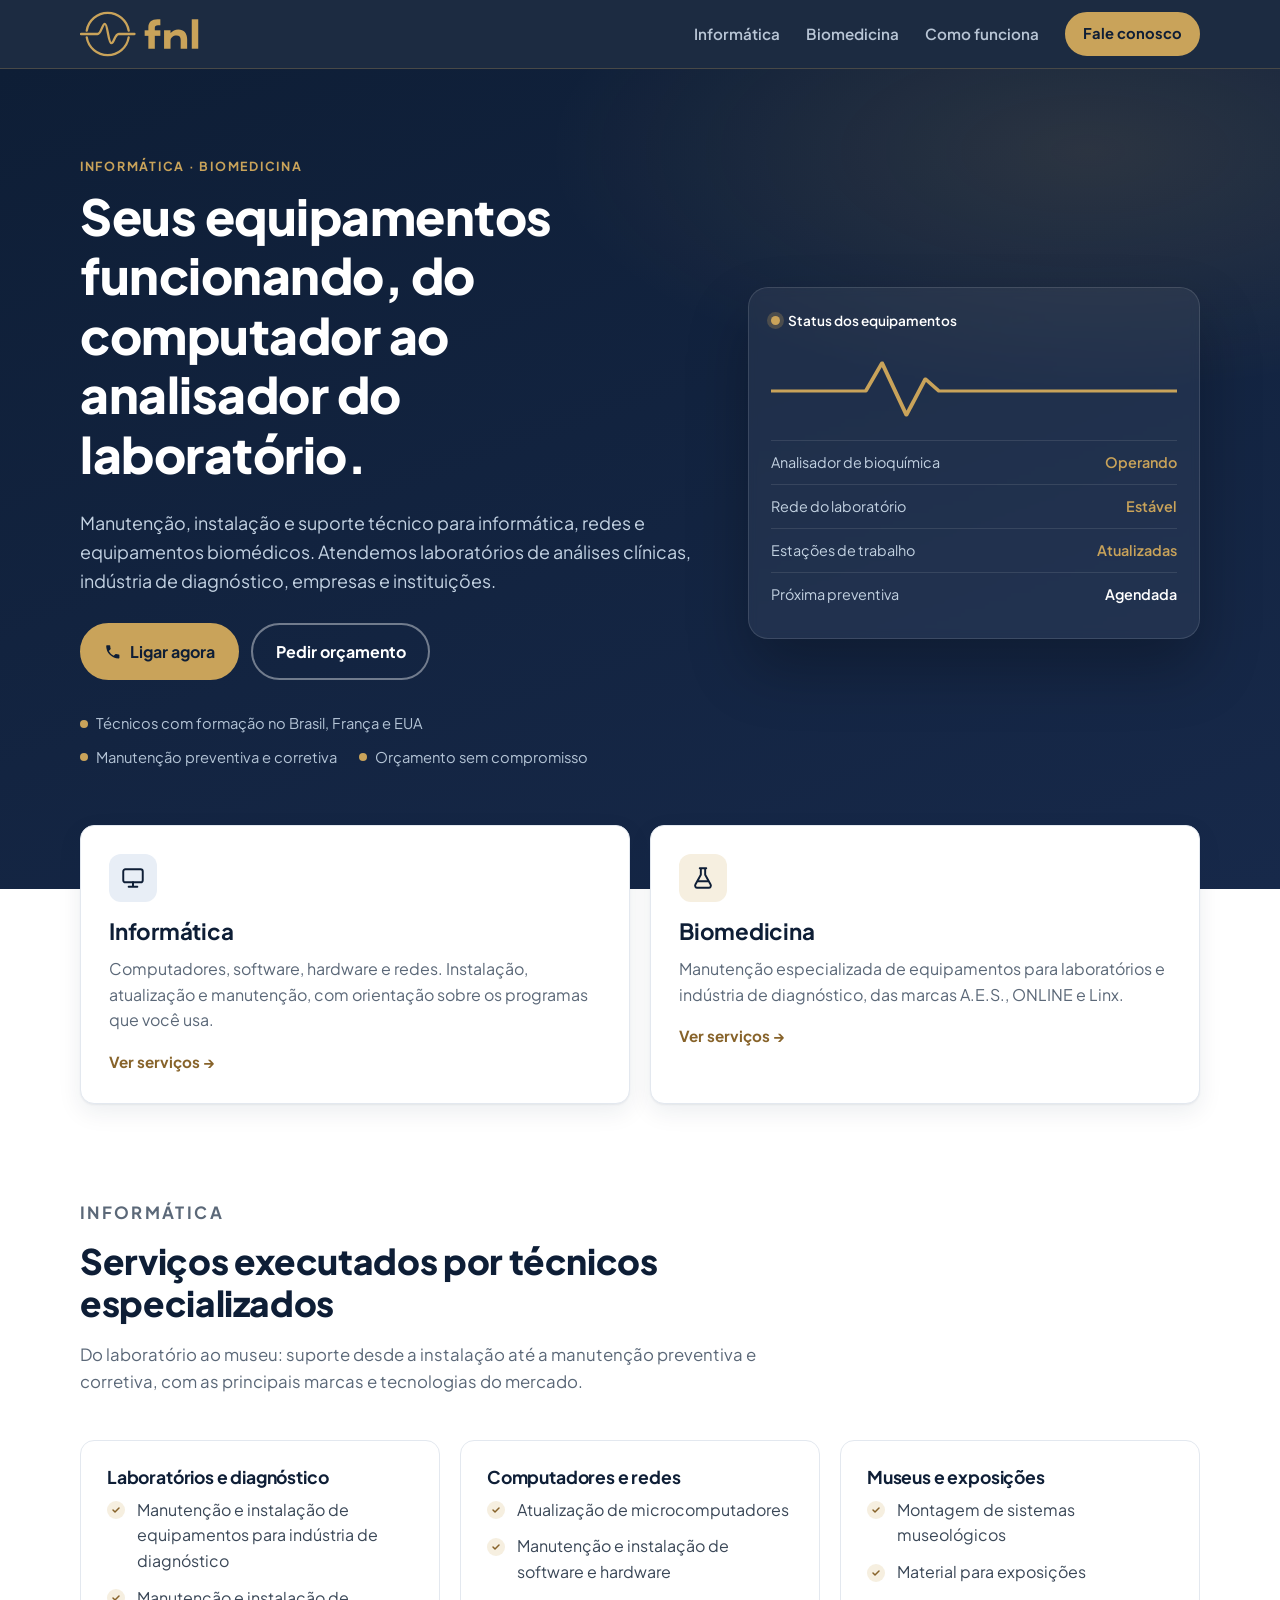
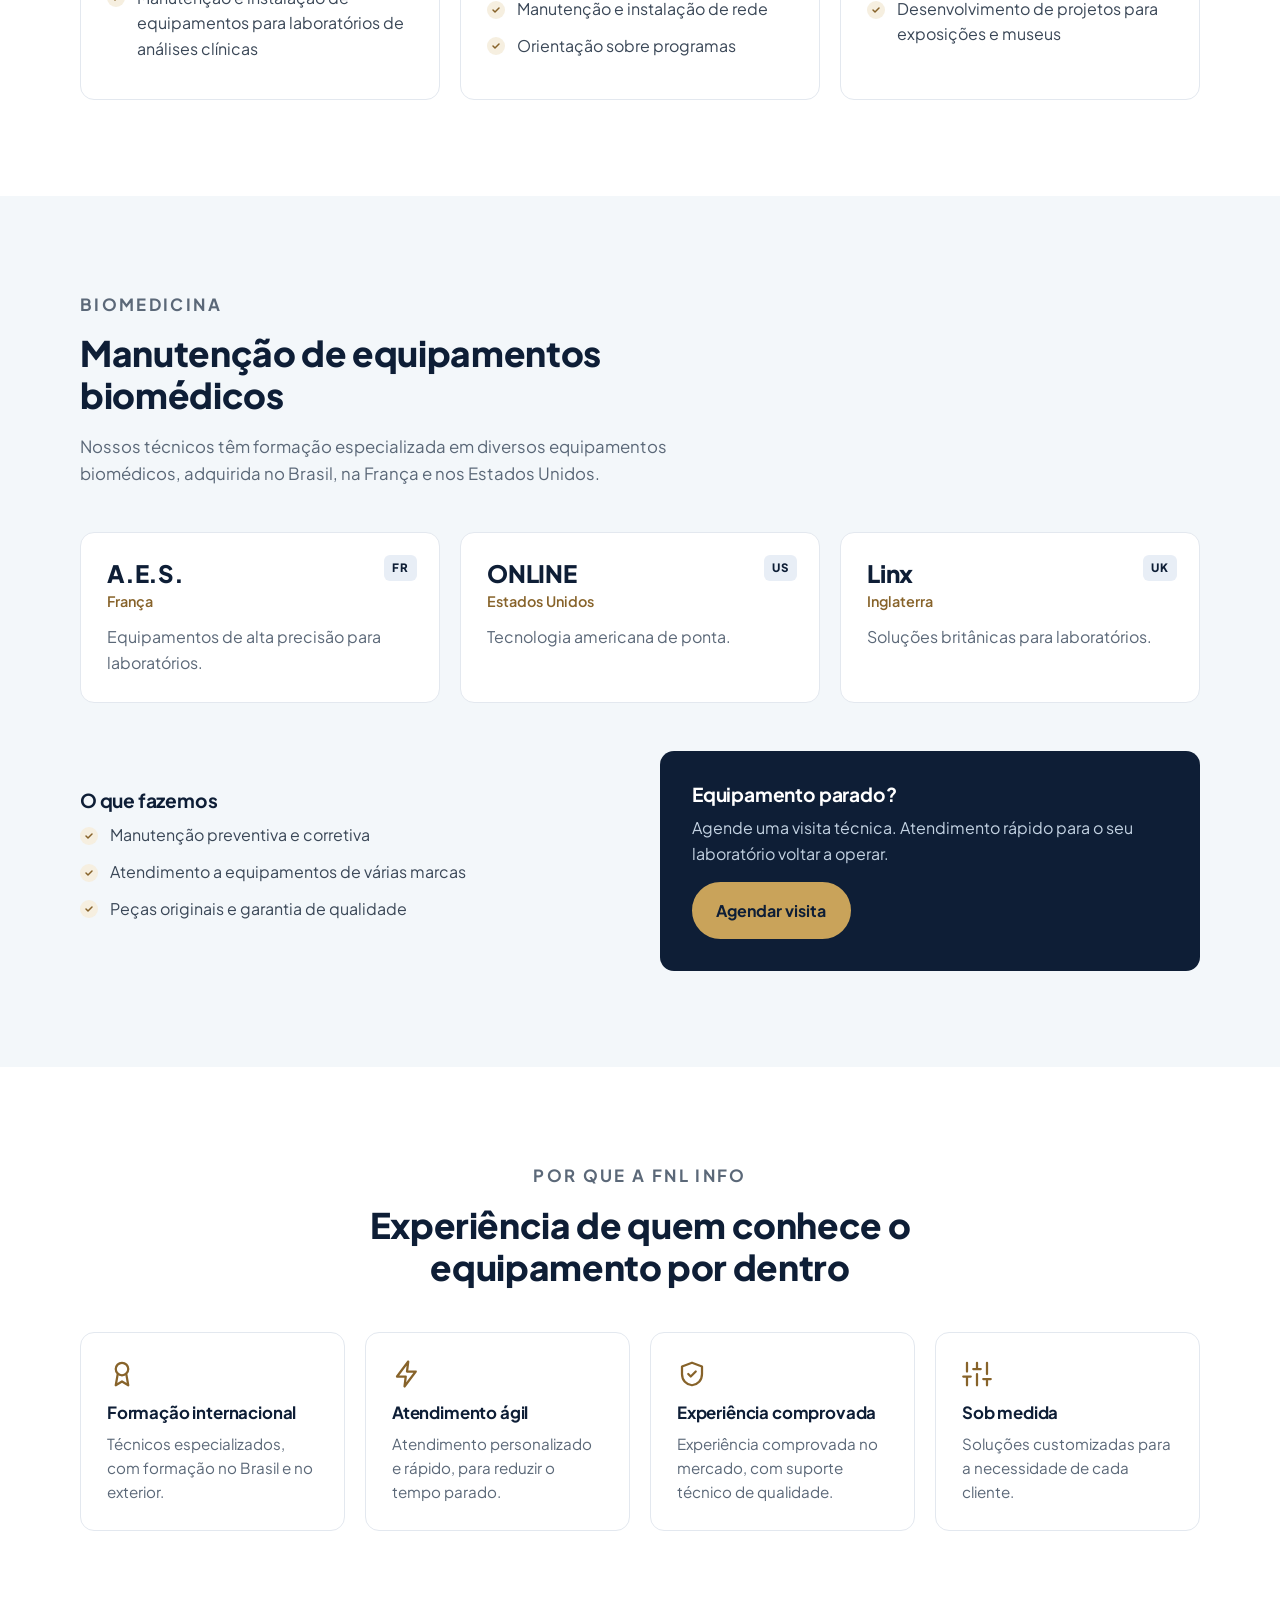
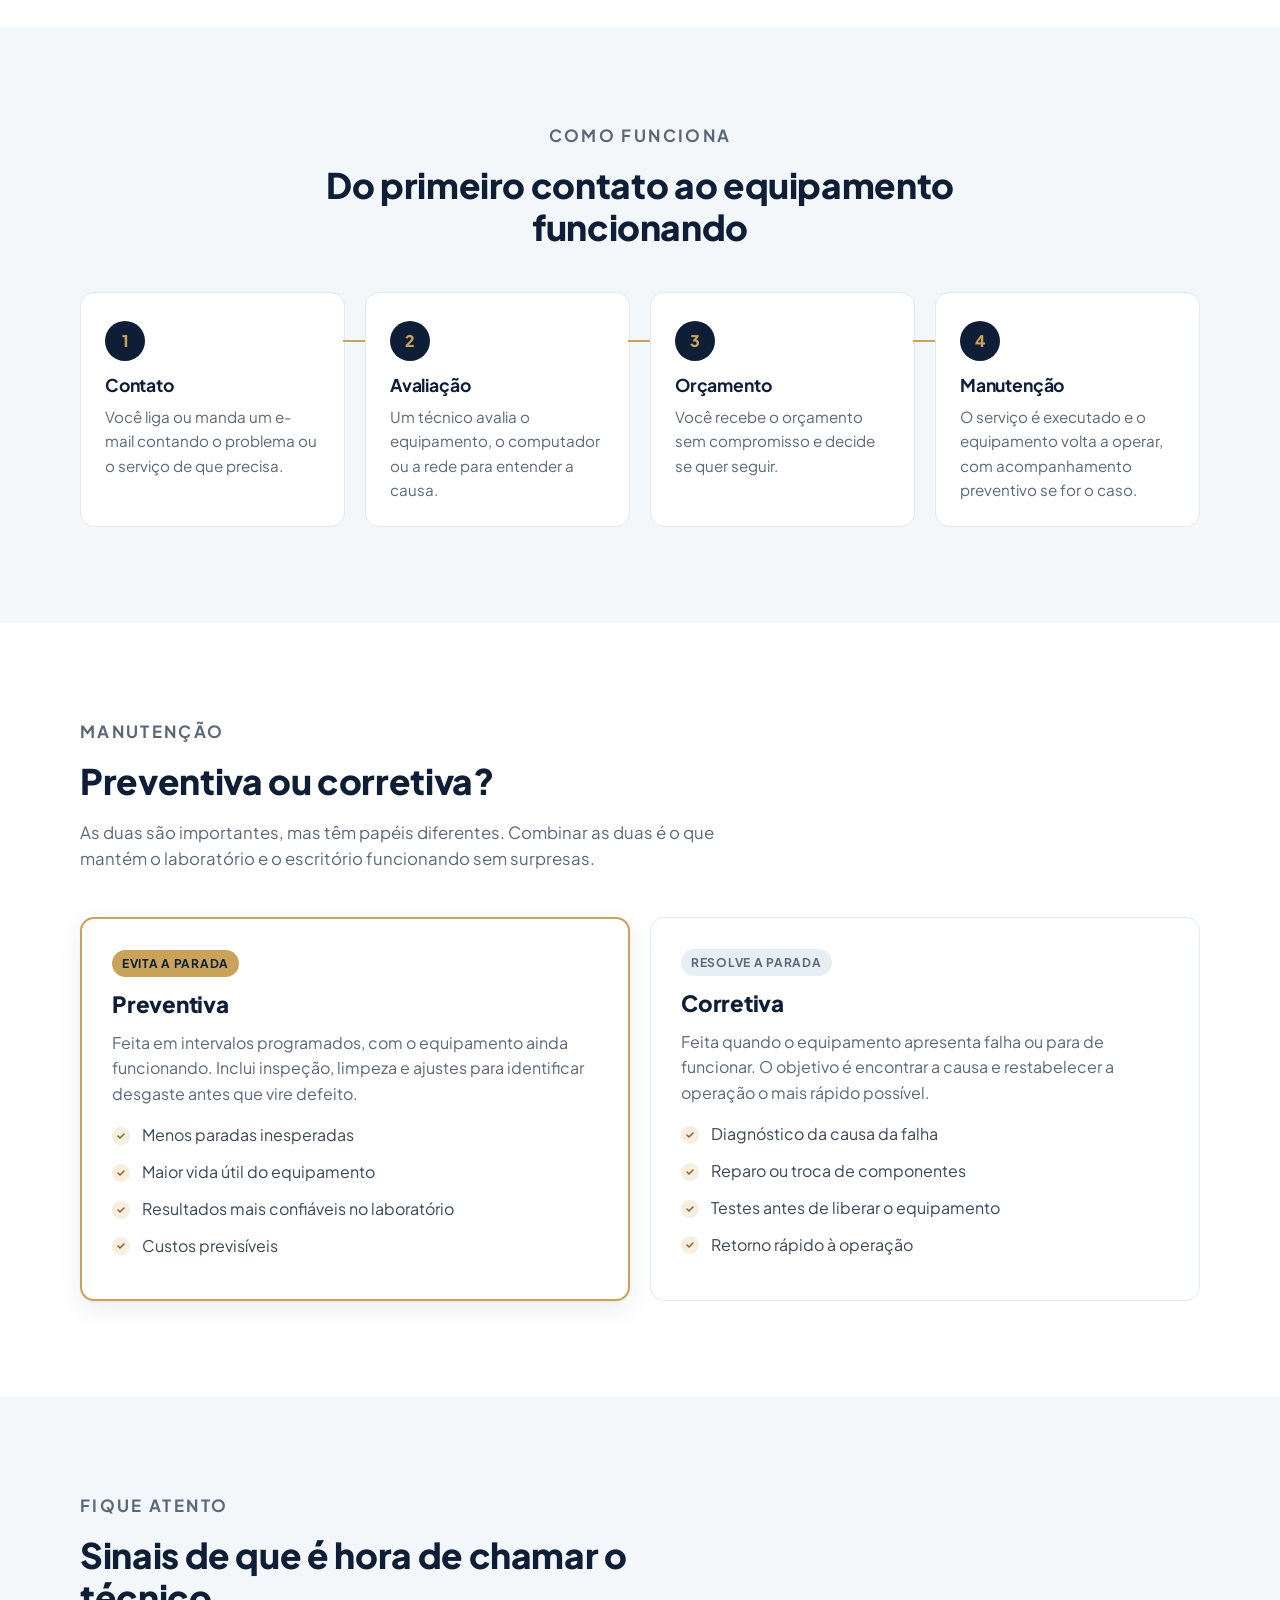
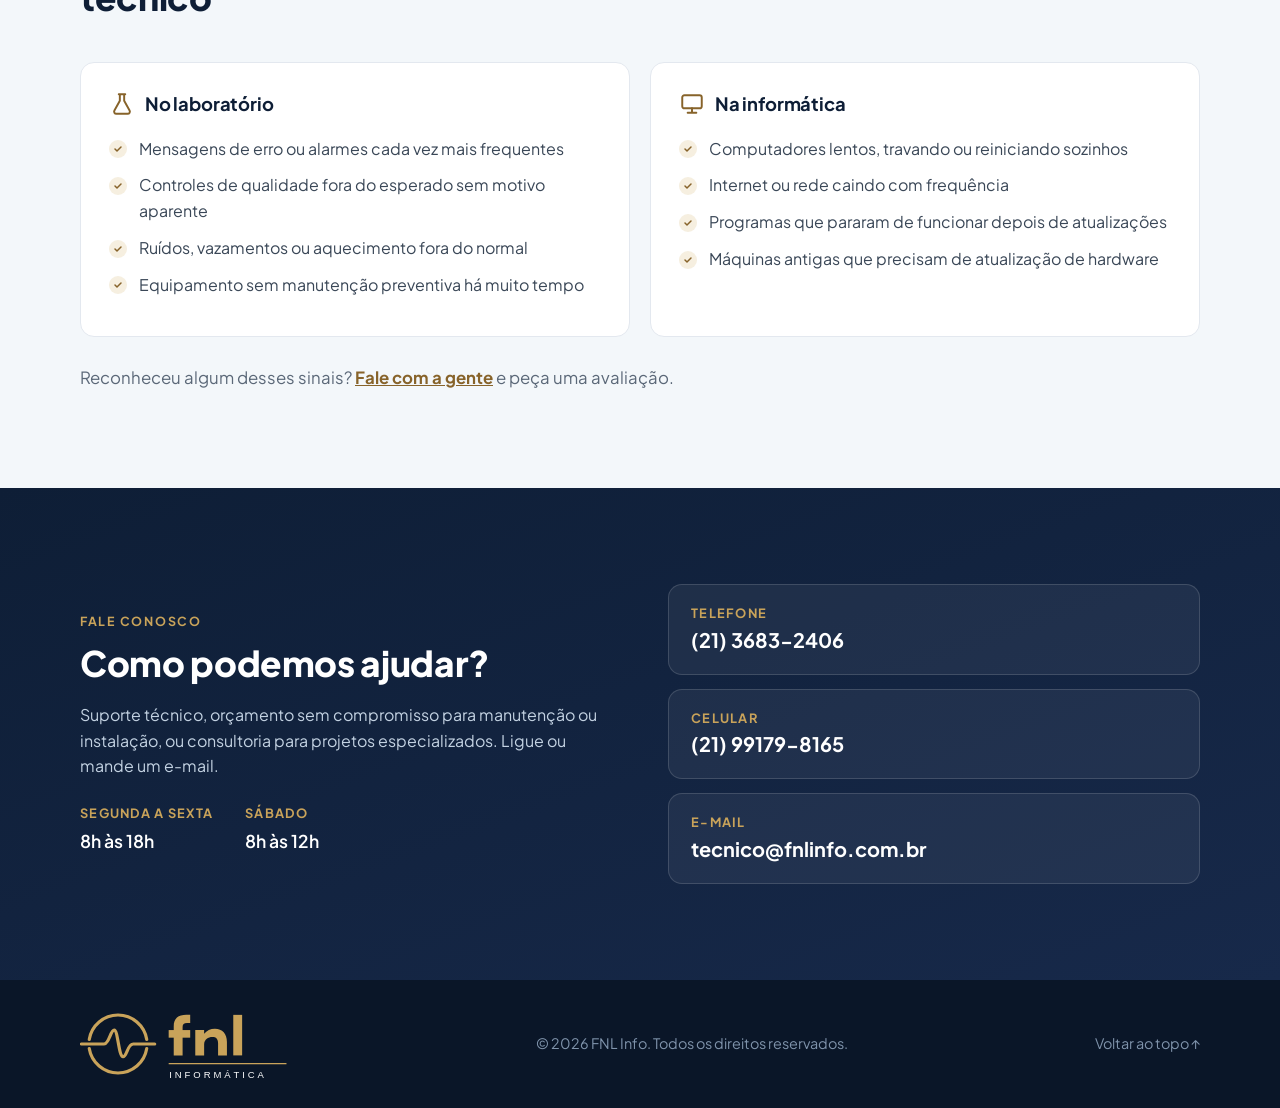
<file: index.html>
<!doctype html>
<html lang="pt-BR">
<head>
  <meta charset="utf-8">
  <meta name="viewport" content="width=device-width, initial-scale=1">
  <title>FNL Info | Informática e Manutenção de Equipamentos Biomédicos</title>
  <meta name="description" content="Manutenção e instalação de equipamentos de informática, redes e equipamentos biomédicos para laboratórios e indústria de diagnóstico. Técnicos com formação no Brasil, França e Estados Unidos.">
  <meta name="theme-color" content="#0e1e36">
  <link rel="icon" href="favicon.svg" type="image/svg+xml">
  <meta property="og:title" content="FNL Info | Informática e Biomedicina">
  <meta property="og:description" content="Manutenção de equipamentos de informática e biomédicos para laboratórios, indústrias e instituições.">
  <meta property="og:type" content="website">
  <meta property="og:locale" content="pt_BR">
  <link rel="preconnect" href="https://fonts.googleapis.com">
  <link rel="preconnect" href="https://fonts.gstatic.com" crossorigin>
  <link href="https://fonts.googleapis.com/css2?family=Plus+Jakarta+Sans:wght@400;500;600;700;800&display=swap" rel="stylesheet">
  <link rel="stylesheet" href="styles.css">
  <script type="application/ld+json">
  {
    "@context": "https://schema.org",
    "@type": "LocalBusiness",
    "name": "FNL Info",
    "description": "Manutenção, instalação e suporte técnico em informática, redes e equipamentos biomédicos para laboratórios e indústria de diagnóstico.",
    "url": "https://fnlinfo.com.br/",
    "logo": "https://fnlinfo.com.br/logo.svg",
    "telephone": ["+55-21-3683-2406", "+55-21-99179-8165"],
    "email": "tecnico@fnlinfo.com.br",
    "openingHoursSpecification": [
      {"@type": "OpeningHoursSpecification", "dayOfWeek": ["Monday","Tuesday","Wednesday","Thursday","Friday"], "opens": "08:00", "closes": "18:00"},
      {"@type": "OpeningHoursSpecification", "dayOfWeek": "Saturday", "opens": "08:00", "closes": "12:00"}
    ]
  }
  </script>
</head>
<body>

<header class="topbar" id="topo">
  <div class="wrap topbar__inner">
    <a class="brand" href="#topo" aria-label="FNL Info, início">
      <img src="logo-compact.svg" alt="FNL Informática" width="110" height="42">
    </a>
    <nav class="nav" aria-label="Principal">
      <a href="#informatica">Informática</a>
      <a href="#biomedicina">Biomedicina</a>
      <a href="#como-funciona">Como funciona</a>
      <a href="#contato" class="btn btn--small">Fale conosco</a>
    </nav>
  </div>
</header>

<main>

  <section class="hero">
    <div class="wrap hero__inner">
      <div class="hero__text">
        <p class="eyebrow">Informática &middot; Biomedicina</p>
        <h1>Seus equipamentos funcionando, do computador ao analisador do laboratório.</h1>
        <p class="lead">Manutenção, instalação e suporte técnico para informática, redes e equipamentos biomédicos. Atendemos laboratórios de análises clínicas, indústria de diagnóstico, empresas e instituições.</p>
        <div class="hero__cta">
          <a class="btn" href="tel:+552136832406">
            <svg viewBox="0 0 24 24" aria-hidden="true"><path d="M6.6 10.8a15.1 15.1 0 0 0 6.6 6.6l2.2-2.2a1 1 0 0 1 1-.25 11.4 11.4 0 0 0 3.6.57 1 1 0 0 1 1 1V20a1 1 0 0 1-1 1A17 17 0 0 1 3 4a1 1 0 0 1 1-1h3.5a1 1 0 0 1 1 1c0 1.25.2 2.45.57 3.57a1 1 0 0 1-.25 1z"/></svg>
            Ligar agora
          </a>
          <a class="btn btn--ghost" href="mailto:tecnico@fnlinfo.com.br?subject=Or%C3%A7amento%20pelo%20site">Pedir orçamento</a>
        </div>
        <ul class="hero__trust">
          <li>Técnicos com formação no Brasil, França e EUA</li>
          <li>Manutenção preventiva e corretiva</li>
          <li>Orçamento sem compromisso</li>
        </ul>
      </div>
      <div class="hero__art" aria-hidden="true">
        <div class="pulse-card">
          <div class="pulse-card__head">
            <span class="dot dot--ok"></span> Status dos equipamentos
          </div>
          <svg class="pulse-card__line" viewBox="0 0 300 80" preserveAspectRatio="none">
            <path d="M0 45h70l12-28 18 52 14-36 10 12h176" fill="none" stroke="#c9a35a" stroke-width="3" stroke-linecap="round" stroke-linejoin="round"/>
          </svg>
          <ul class="pulse-card__list">
            <li><span>Analisador de bioquímica</span><b class="ok">Operando</b></li>
            <li><span>Rede do laboratório</span><b class="ok">Estável</b></li>
            <li><span>Estações de trabalho</span><b class="ok">Atualizadas</b></li>
            <li><span>Próxima preventiva</span><b>Agendada</b></li>
          </ul>
        </div>
      </div>
    </div>
  </section>

  <section class="areas">
    <div class="wrap areas__grid">
      <a class="area" href="#informatica">
        <span class="area__icon">
          <svg viewBox="0 0 24 24" aria-hidden="true"><rect x="3" y="4" width="18" height="12" rx="2"/><path d="M8 20h8M12 16v4"/></svg>
        </span>
        <h2>Informática</h2>
        <p>Computadores, software, hardware e redes. Instalação, atualização e manutenção, com orientação sobre os programas que você usa.</p>
        <span class="area__more">Ver serviços &rarr;</span>
      </a>
      <a class="area" href="#biomedicina">
        <span class="area__icon area__icon--gold">
          <svg viewBox="0 0 24 24" aria-hidden="true"><path d="M9 3h6M10 3v6l-5 9a2 2 0 0 0 1.7 3h10.6a2 2 0 0 0 1.7-3l-5-9V3"/><path d="M7.5 15h9"/></svg>
        </span>
        <h2>Biomedicina</h2>
        <p>Manutenção especializada de equipamentos para laboratórios e indústria de diagnóstico, das marcas A.E.S., ONLINE e Linx.</p>
        <span class="area__more">Ver serviços &rarr;</span>
      </a>
    </div>
  </section>

  <section class="section" id="informatica">
    <div class="wrap">
      <header class="section__head">
        <p class="eyebrow">Informática</p>
        <h2>Serviços executados por técnicos especializados</h2>
        <p>Do laboratório ao museu: suporte desde a instalação até a manutenção preventiva e corretiva, com as principais marcas e tecnologias do mercado.</p>
      </header>

      <div class="cols3">
        <article class="card">
          <h3>Laboratórios e diagnóstico</h3>
          <ul class="checks">
            <li>Manutenção e instalação de equipamentos para indústria de diagnóstico</li>
            <li>Manutenção e instalação de equipamentos para laboratórios de análises clínicas</li>
          </ul>
        </article>
        <article class="card">
          <h3>Computadores e redes</h3>
          <ul class="checks">
            <li>Atualização de microcomputadores</li>
            <li>Manutenção e instalação de software e hardware</li>
            <li>Manutenção e instalação de rede</li>
            <li>Orientação sobre programas</li>
          </ul>
        </article>
        <article class="card">
          <h3>Museus e exposições</h3>
          <ul class="checks">
            <li>Montagem de sistemas museológicos</li>
            <li>Material para exposições</li>
            <li>Desenvolvimento de projetos para exposições e museus</li>
          </ul>
        </article>
      </div>
    </div>
  </section>

  <section class="section section--tint" id="biomedicina">
    <div class="wrap">
      <header class="section__head">
        <p class="eyebrow">Biomedicina</p>
        <h2>Manutenção de equipamentos biomédicos</h2>
        <p>Nossos técnicos têm formação especializada em diversos equipamentos biomédicos, adquirida no Brasil, na França e nos Estados Unidos.</p>
      </header>

      <div class="brands">
        <article class="brand-card">
          <span class="flag" aria-hidden="true">FR</span>
          <h3>A.E.S.</h3>
          <p class="brand-card__origin">França</p>
          <p>Equipamentos de alta precisão para laboratórios.</p>
        </article>
        <article class="brand-card">
          <span class="flag" aria-hidden="true">US</span>
          <h3>ONLINE</h3>
          <p class="brand-card__origin">Estados Unidos</p>
          <p>Tecnologia americana de ponta.</p>
        </article>
        <article class="brand-card">
          <span class="flag" aria-hidden="true">UK</span>
          <h3>Linx</h3>
          <p class="brand-card__origin">Inglaterra</p>
          <p>Soluções britânicas para laboratórios.</p>
        </article>
      </div>

      <div class="split">
        <div>
          <h3>O que fazemos</h3>
          <ul class="checks">
            <li>Manutenção preventiva e corretiva</li>
            <li>Atendimento a equipamentos de várias marcas</li>
            <li>Peças originais e garantia de qualidade</li>
          </ul>
        </div>
        <div class="callout">
          <h3>Equipamento parado?</h3>
          <p>Agende uma visita técnica. Atendimento rápido para o seu laboratório voltar a operar.</p>
          <a class="btn" href="#contato">Agendar visita</a>
        </div>
      </div>
    </div>
  </section>

  <section class="section" id="diferenciais">
    <div class="wrap">
      <header class="section__head section__head--center">
        <p class="eyebrow">Por que a FNL Info</p>
        <h2>Experiência de quem conhece o equipamento por dentro</h2>
      </header>
      <div class="features">
        <div class="feature">
          <svg viewBox="0 0 24 24" aria-hidden="true"><circle cx="12" cy="8" r="5"/><path d="M8.5 12.5 7 21l5-3 5 3-1.5-8.5"/></svg>
          <h3>Formação internacional</h3>
          <p>Técnicos especializados, com formação no Brasil e no exterior.</p>
        </div>
        <div class="feature">
          <svg viewBox="0 0 24 24" aria-hidden="true"><path d="M13 2 4 14h7l-1 8 9-12h-7z"/></svg>
          <h3>Atendimento ágil</h3>
          <p>Atendimento personalizado e rápido, para reduzir o tempo parado.</p>
        </div>
        <div class="feature">
          <svg viewBox="0 0 24 24" aria-hidden="true"><path d="M12 3 4 6v6c0 5 3.4 8.5 8 9 4.6-.5 8-4 8-9V6z"/><path d="m9 12 2 2 4-4"/></svg>
          <h3>Experiência comprovada</h3>
          <p>Experiência comprovada no mercado, com suporte técnico de qualidade.</p>
        </div>
        <div class="feature">
          <svg viewBox="0 0 24 24" aria-hidden="true"><path d="M4 21v-7M4 10V3M12 21v-9M12 8V3M20 21v-5M20 12V3M1 14h6M9 8h6M17 16h6"/></svg>
          <h3>Sob medida</h3>
          <p>Soluções customizadas para a necessidade de cada cliente.</p>
        </div>
      </div>
    </div>
  </section>

  <section class="section section--tint" id="como-funciona">
    <div class="wrap">
      <header class="section__head section__head--center">
        <p class="eyebrow">Como funciona</p>
        <h2>Do primeiro contato ao equipamento funcionando</h2>
      </header>
      <ol class="steps">
        <li class="step">
          <span class="step__num">1</span>
          <h3>Contato</h3>
          <p>Você liga ou manda um e-mail contando o problema ou o serviço de que precisa.</p>
        </li>
        <li class="step">
          <span class="step__num">2</span>
          <h3>Avaliação</h3>
          <p>Um técnico avalia o equipamento, o computador ou a rede para entender a causa.</p>
        </li>
        <li class="step">
          <span class="step__num">3</span>
          <h3>Orçamento</h3>
          <p>Você recebe o orçamento sem compromisso e decide se quer seguir.</p>
        </li>
        <li class="step">
          <span class="step__num">4</span>
          <h3>Manutenção</h3>
          <p>O serviço é executado e o equipamento volta a operar, com acompanhamento preventivo se for o caso.</p>
        </li>
      </ol>
    </div>
  </section>

  <section class="section" id="preventiva">
    <div class="wrap">
      <header class="section__head">
        <p class="eyebrow">Manutenção</p>
        <h2>Preventiva ou corretiva?</h2>
        <p>As duas são importantes, mas têm papéis diferentes. Combinar as duas é o que mantém o laboratório e o escritório funcionando sem surpresas.</p>
      </header>
      <div class="compare">
        <article class="compare__item compare__item--featured">
          <span class="tag">Evita a parada</span>
          <h3>Preventiva</h3>
          <p>Feita em intervalos programados, com o equipamento ainda funcionando. Inclui inspeção, limpeza e ajustes para identificar desgaste antes que vire defeito.</p>
          <ul class="checks">
            <li>Menos paradas inesperadas</li>
            <li>Maior vida útil do equipamento</li>
            <li>Resultados mais confiáveis no laboratório</li>
            <li>Custos previsíveis</li>
          </ul>
        </article>
        <article class="compare__item">
          <span class="tag tag--muted">Resolve a parada</span>
          <h3>Corretiva</h3>
          <p>Feita quando o equipamento apresenta falha ou para de funcionar. O objetivo é encontrar a causa e restabelecer a operação o mais rápido possível.</p>
          <ul class="checks">
            <li>Diagnóstico da causa da falha</li>
            <li>Reparo ou troca de componentes</li>
            <li>Testes antes de liberar o equipamento</li>
            <li>Retorno rápido à operação</li>
          </ul>
        </article>
      </div>
    </div>
  </section>

  <section class="section section--tint" id="sinais">
    <div class="wrap">
      <header class="section__head">
        <p class="eyebrow">Fique atento</p>
        <h2>Sinais de que é hora de chamar o técnico</h2>
      </header>
      <div class="signs">
        <div class="signs__col">
          <h3>
            <svg viewBox="0 0 24 24" aria-hidden="true"><path d="M9 3h6M10 3v6l-5 9a2 2 0 0 0 1.7 3h10.6a2 2 0 0 0 1.7-3l-5-9V3"/></svg>
            No laboratório
          </h3>
          <ul class="checks">
            <li>Mensagens de erro ou alarmes cada vez mais frequentes</li>
            <li>Controles de qualidade fora do esperado sem motivo aparente</li>
            <li>Ruídos, vazamentos ou aquecimento fora do normal</li>
            <li>Equipamento sem manutenção preventiva há muito tempo</li>
          </ul>
        </div>
        <div class="signs__col">
          <h3>
            <svg viewBox="0 0 24 24" aria-hidden="true"><rect x="3" y="4" width="18" height="12" rx="2"/><path d="M8 20h8M12 16v4"/></svg>
            Na informática
          </h3>
          <ul class="checks">
            <li>Computadores lentos, travando ou reiniciando sozinhos</li>
            <li>Internet ou rede caindo com frequência</li>
            <li>Programas que pararam de funcionar depois de atualizações</li>
            <li>Máquinas antigas que precisam de atualização de hardware</li>
          </ul>
        </div>
      </div>
      <p class="signs__cta">Reconheceu algum desses sinais? <a href="#contato">Fale com a gente</a> e peça uma avaliação.</p>
    </div>
  </section>

  <section class="section contact" id="contato">
    <div class="wrap contact__inner">
      <div class="contact__text">
        <p class="eyebrow eyebrow--light">Fale conosco</p>
        <h2>Como podemos ajudar?</h2>
        <p>Suporte técnico, orçamento sem compromisso para manutenção ou instalação, ou consultoria para projetos especializados. Ligue ou mande um e-mail.</p>
        <dl class="hours">
          <div><dt>Segunda a sexta</dt><dd>8h às 18h</dd></div>
          <div><dt>Sábado</dt><dd>8h às 12h</dd></div>
        </dl>
      </div>
      <div class="contact__cards">
        <a class="ccard" href="tel:+552136832406">
          <span class="ccard__label">Telefone</span>
          <span class="ccard__value">(21) 3683-2406</span>
        </a>
        <a class="ccard" href="tel:+5521991798165">
          <span class="ccard__label">Celular</span>
          <span class="ccard__value">(21) 99179-8165</span>
        </a>
        <a class="ccard" href="mailto:tecnico@fnlinfo.com.br?subject=Contato%20pelo%20site">
          <span class="ccard__label">E-mail</span>
          <span class="ccard__value">tecnico@fnlinfo.com.br</span>
        </a>
      </div>
    </div>
  </section>

</main>

<footer class="footer">
  <div class="wrap footer__inner">
    <img class="footer__logo" src="logo.svg" alt="FNL Informática" width="209" height="76">
    <span>&copy; <span id="ano">2026</span> FNL Info. Todos os direitos reservados.</span>
    <a href="#topo">Voltar ao topo &uarr;</a>
  </div>
</footer>

<script>
  document.getElementById('ano').textContent = new Date().getFullYear();
</script>
</body>
</html>
</file>
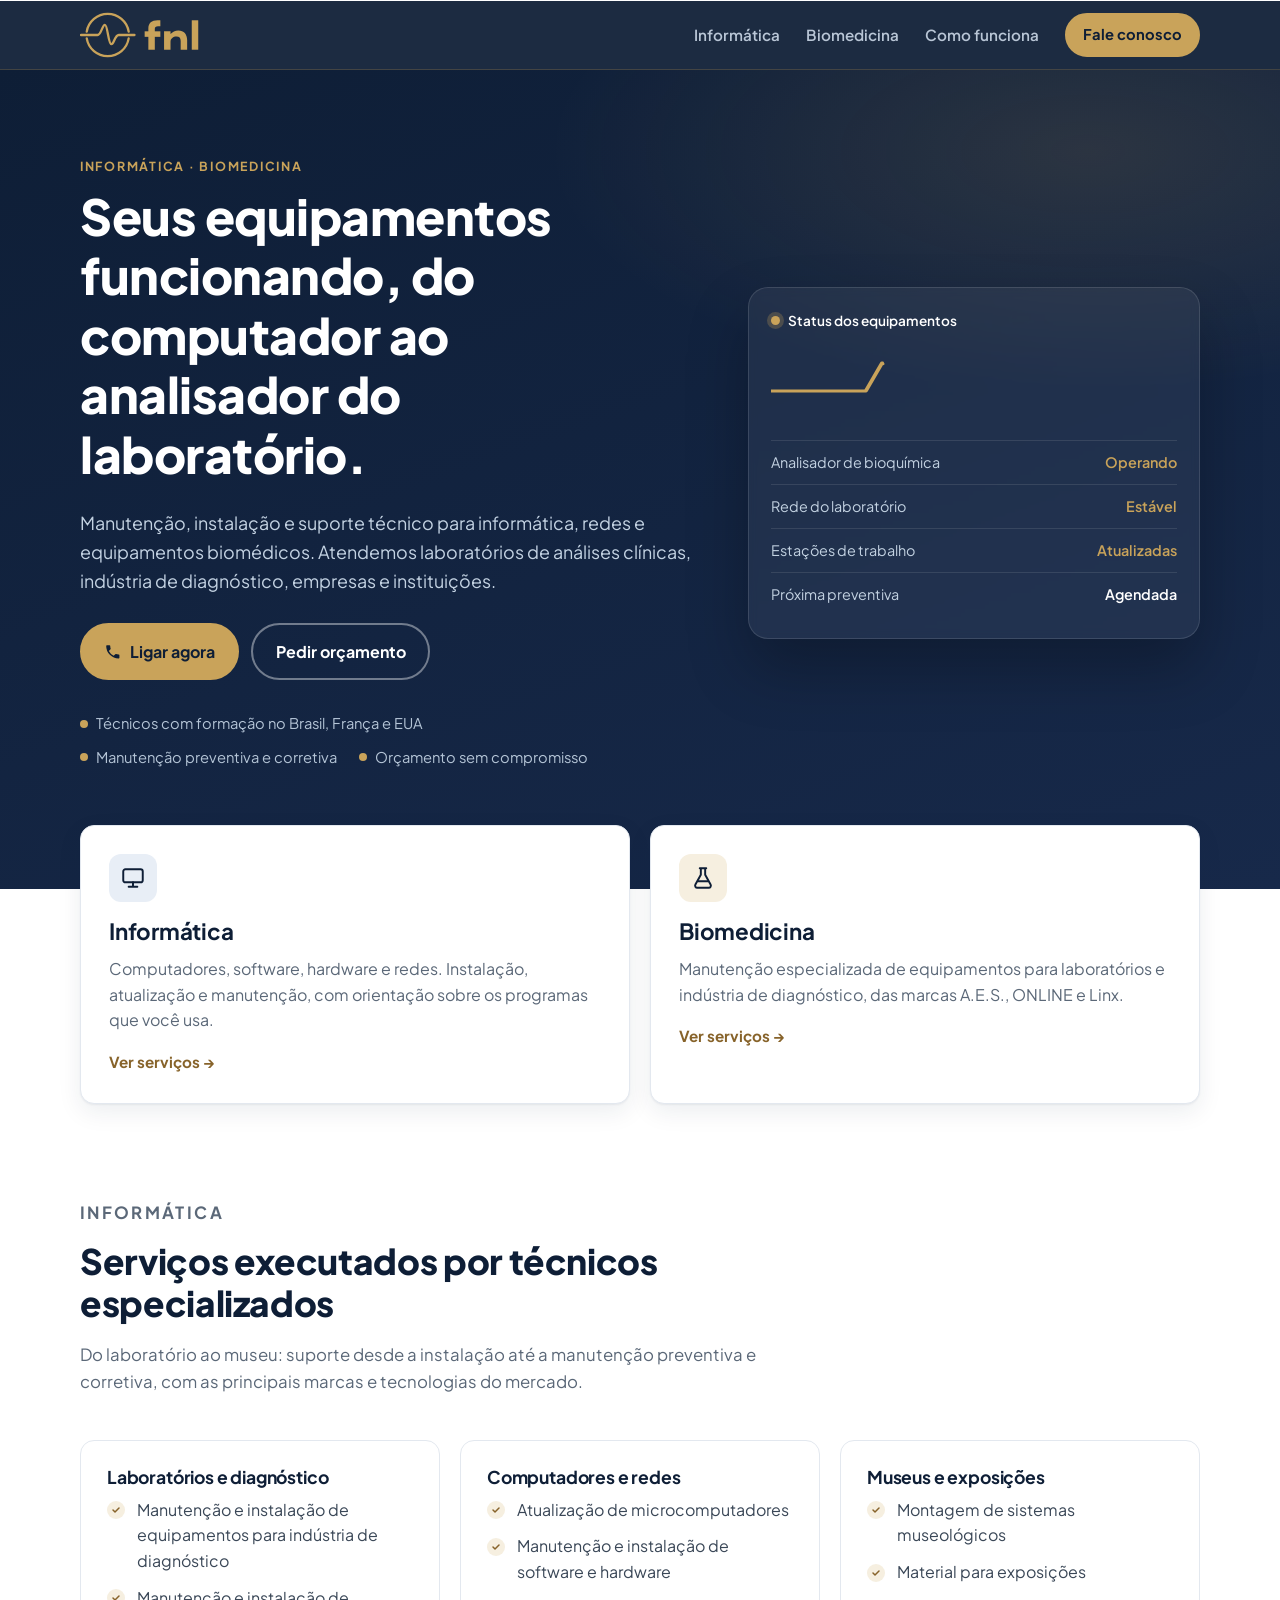
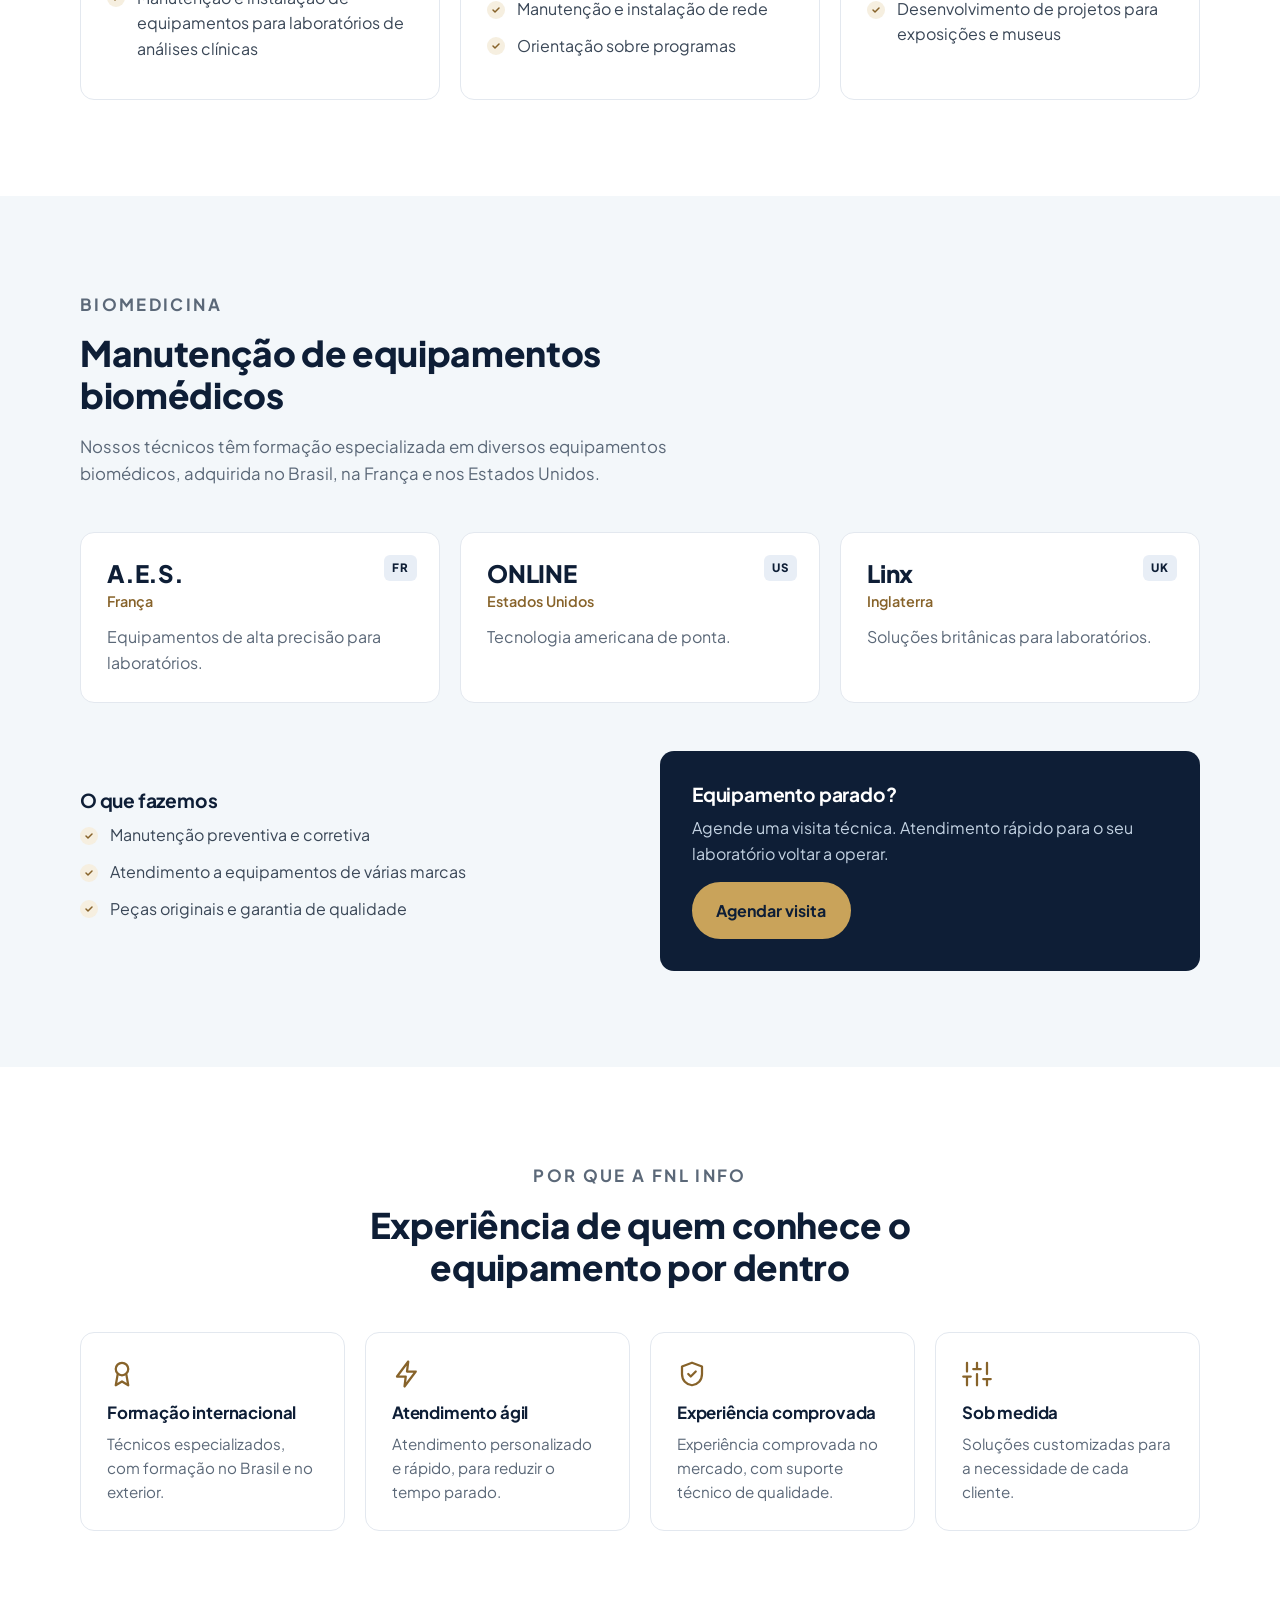
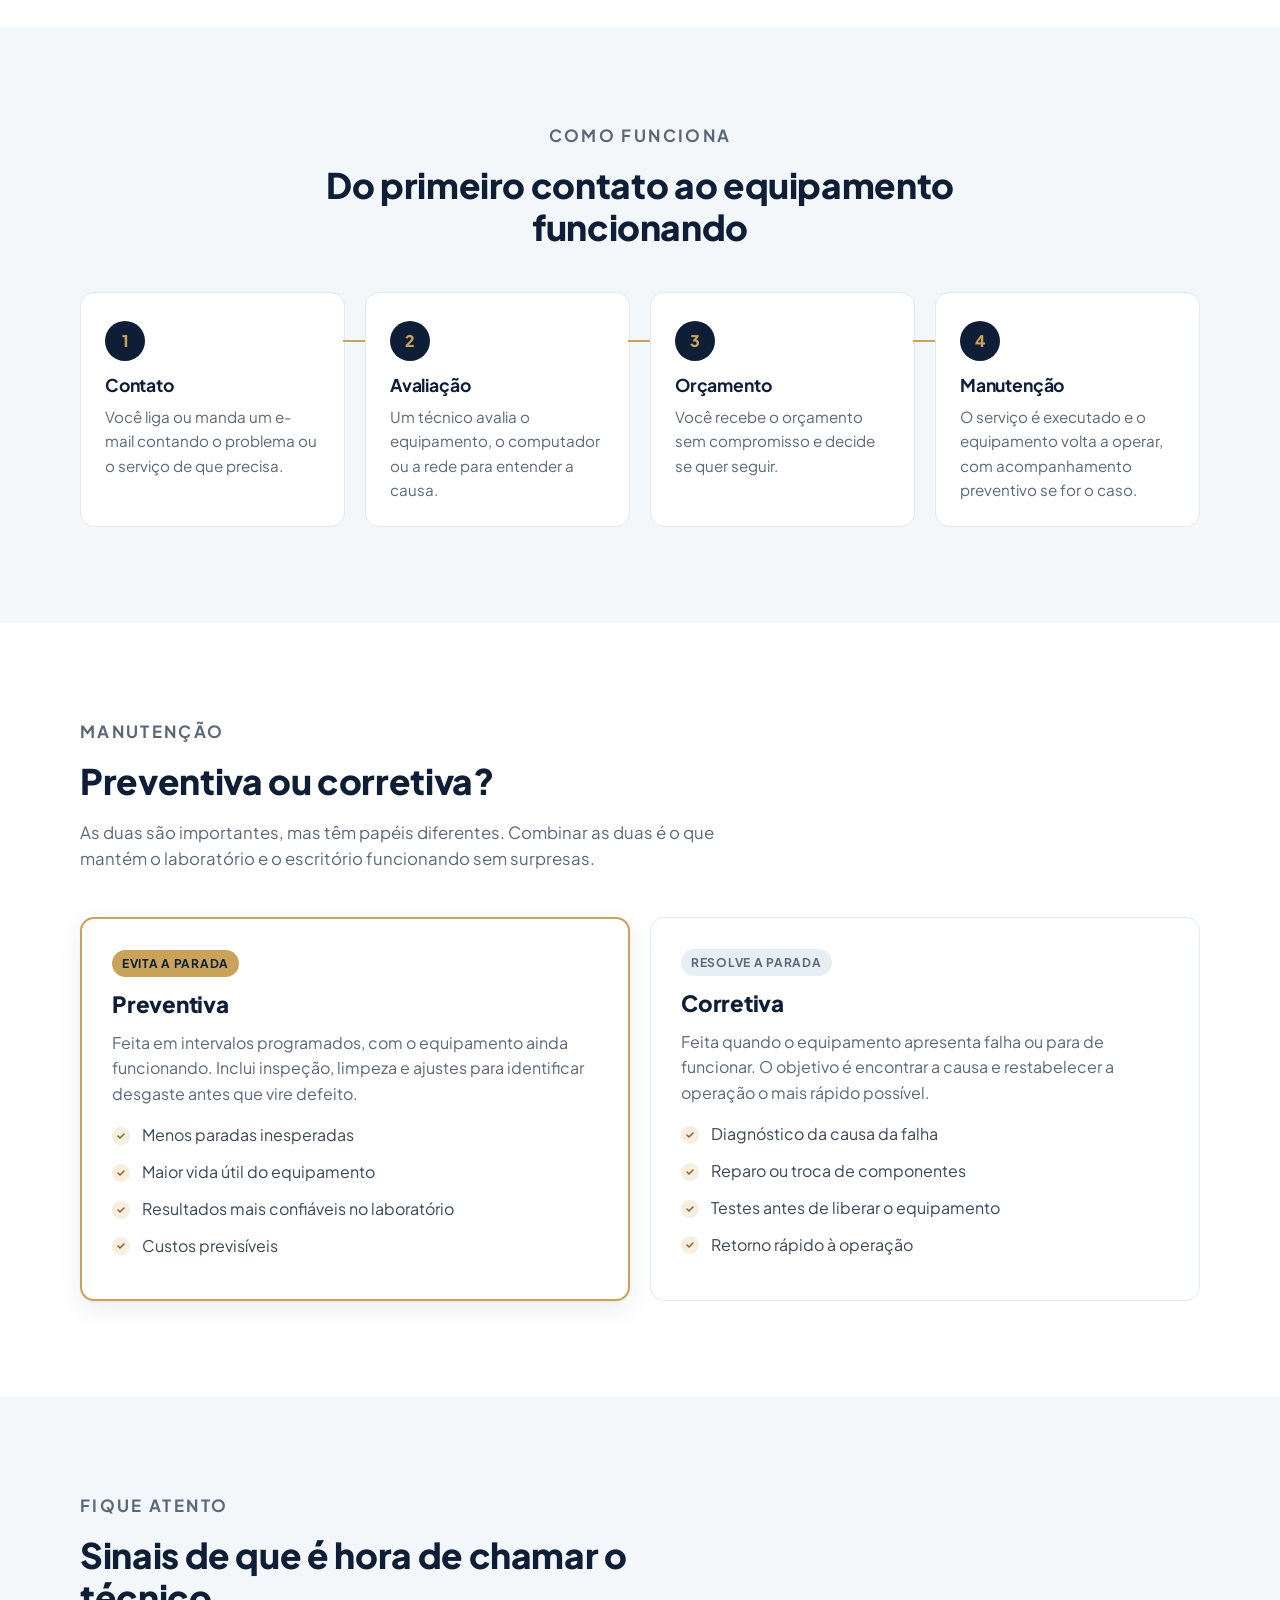
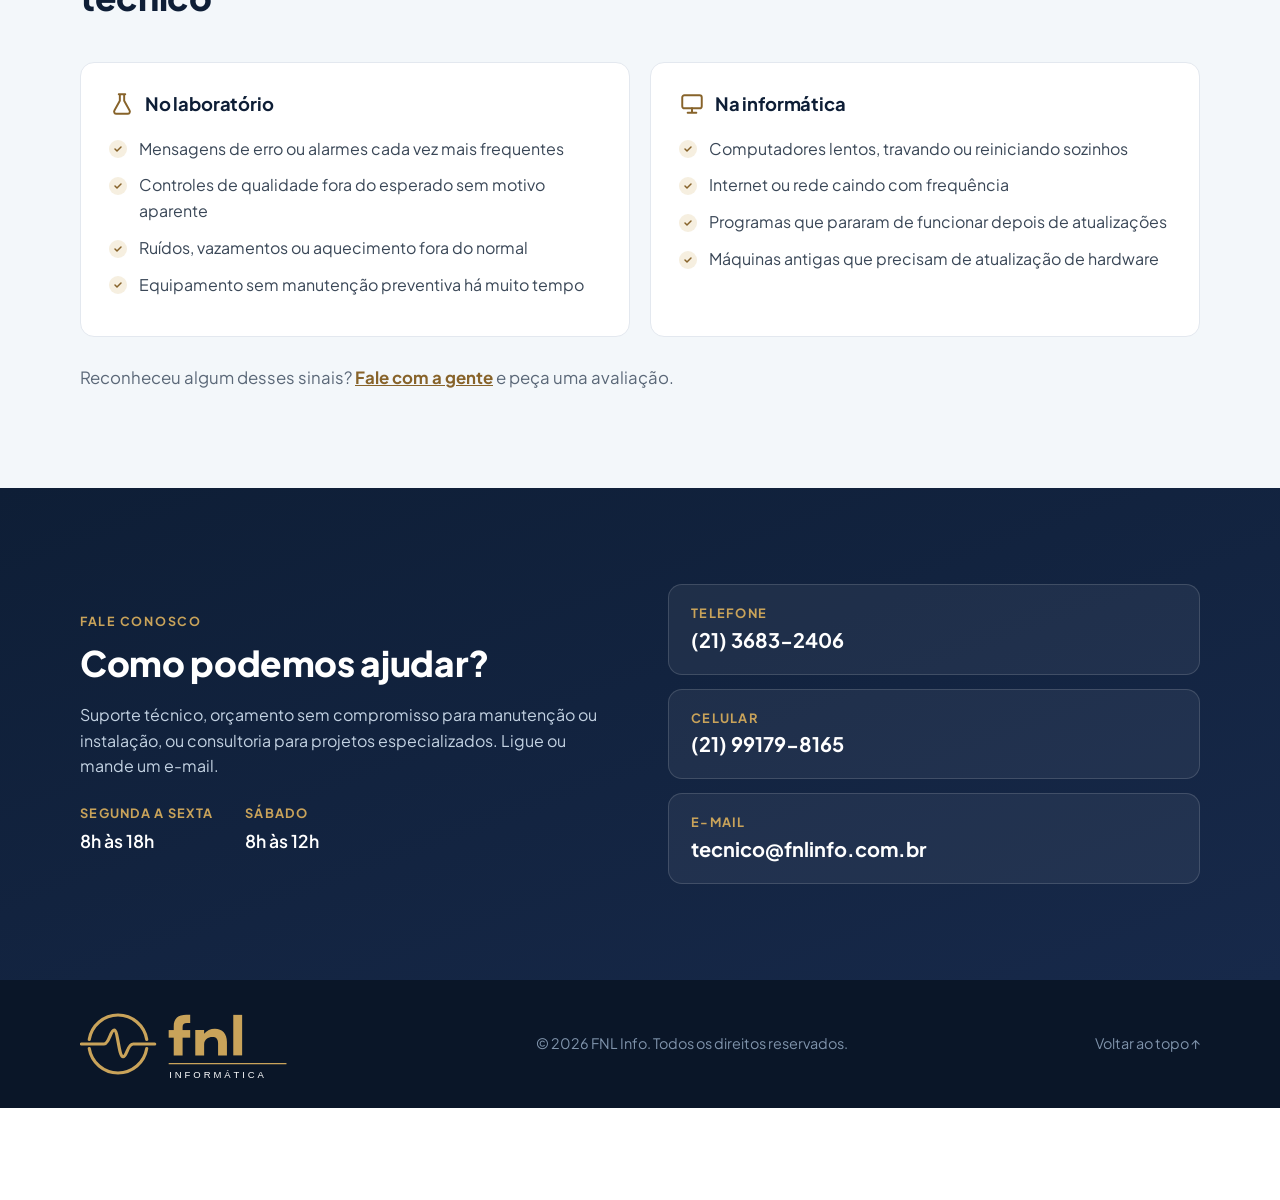
<file: Biomedicina.html>
<!doctype html>
<html lang="pt-BR"><head><meta charset="utf-8">
<title>FNL Info</title>
<meta name="robots" content="noindex">
<link rel="canonical" href="./#biomedicina">
<meta http-equiv="refresh" content="0; url=./#biomedicina">
</head><body><p>Esta página mudou. <a href="./#biomedicina">Continuar para o novo site</a>.</p></body></html>
</file>
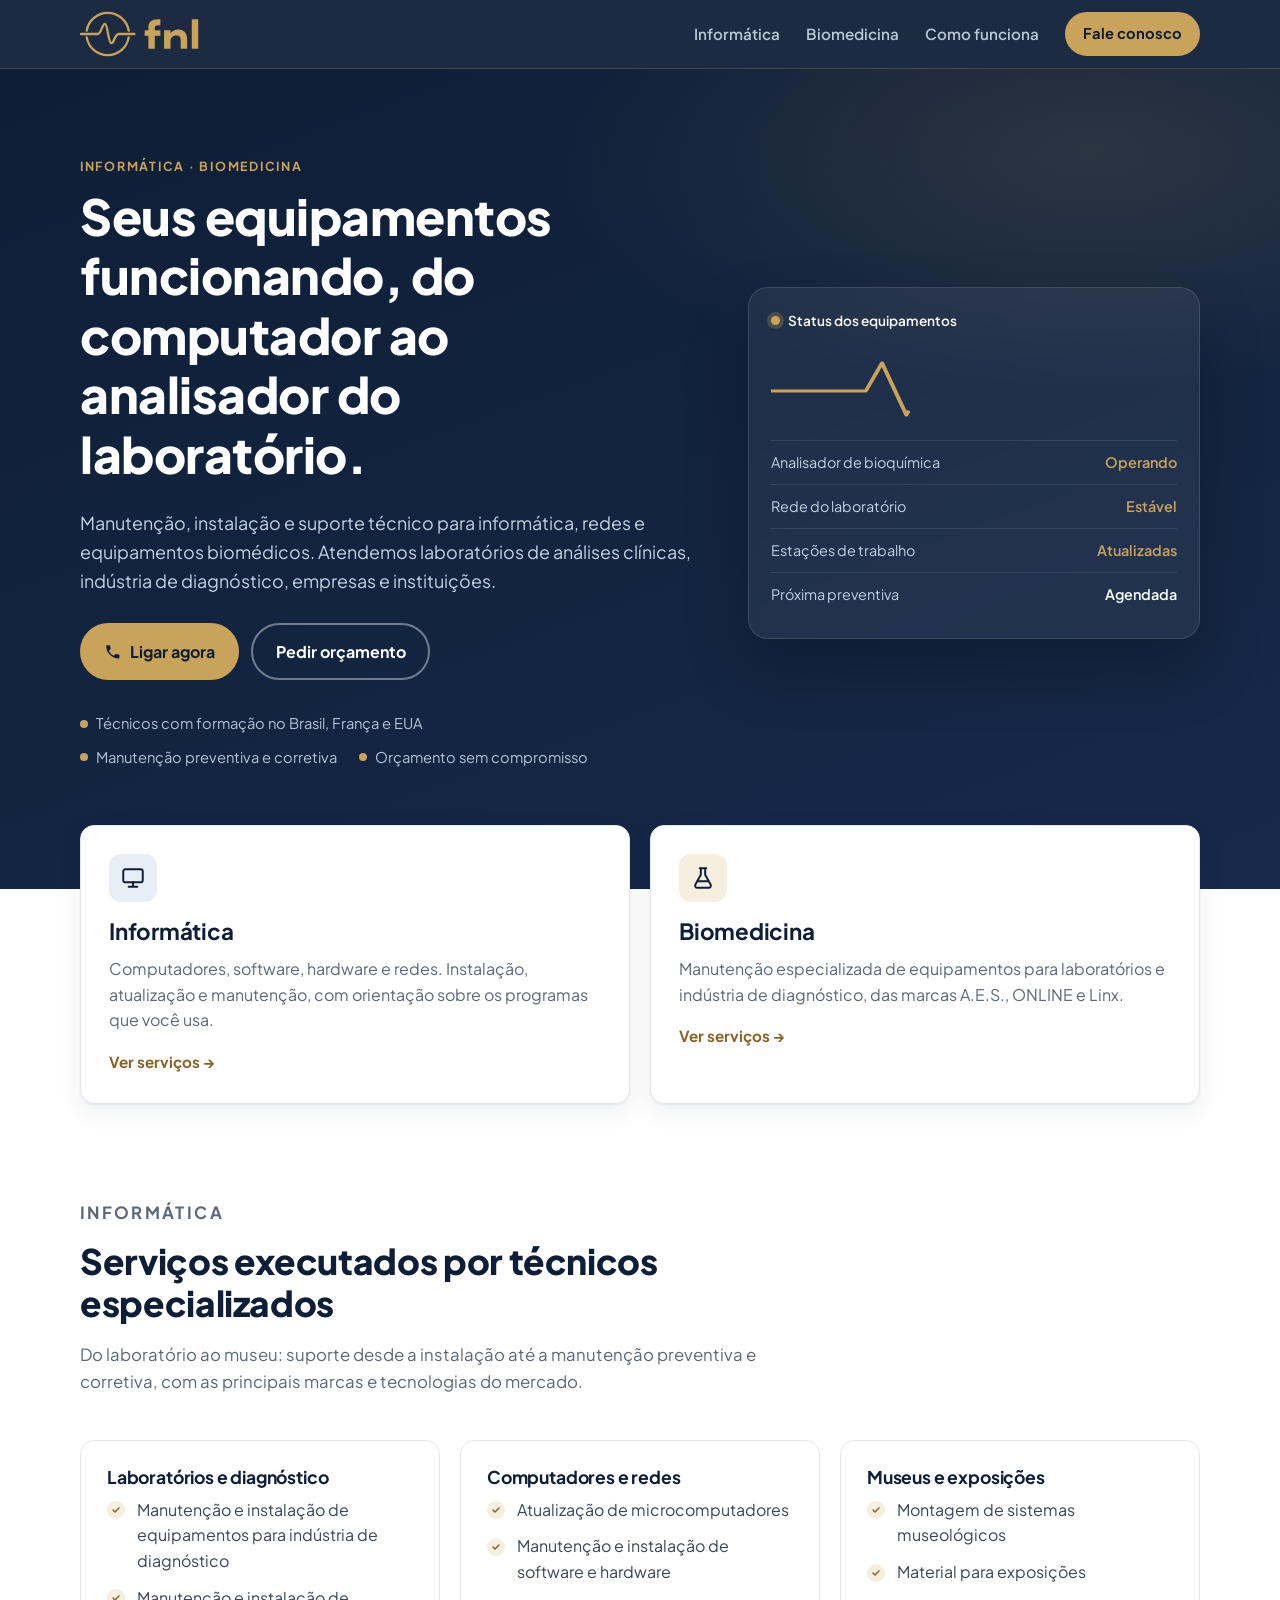
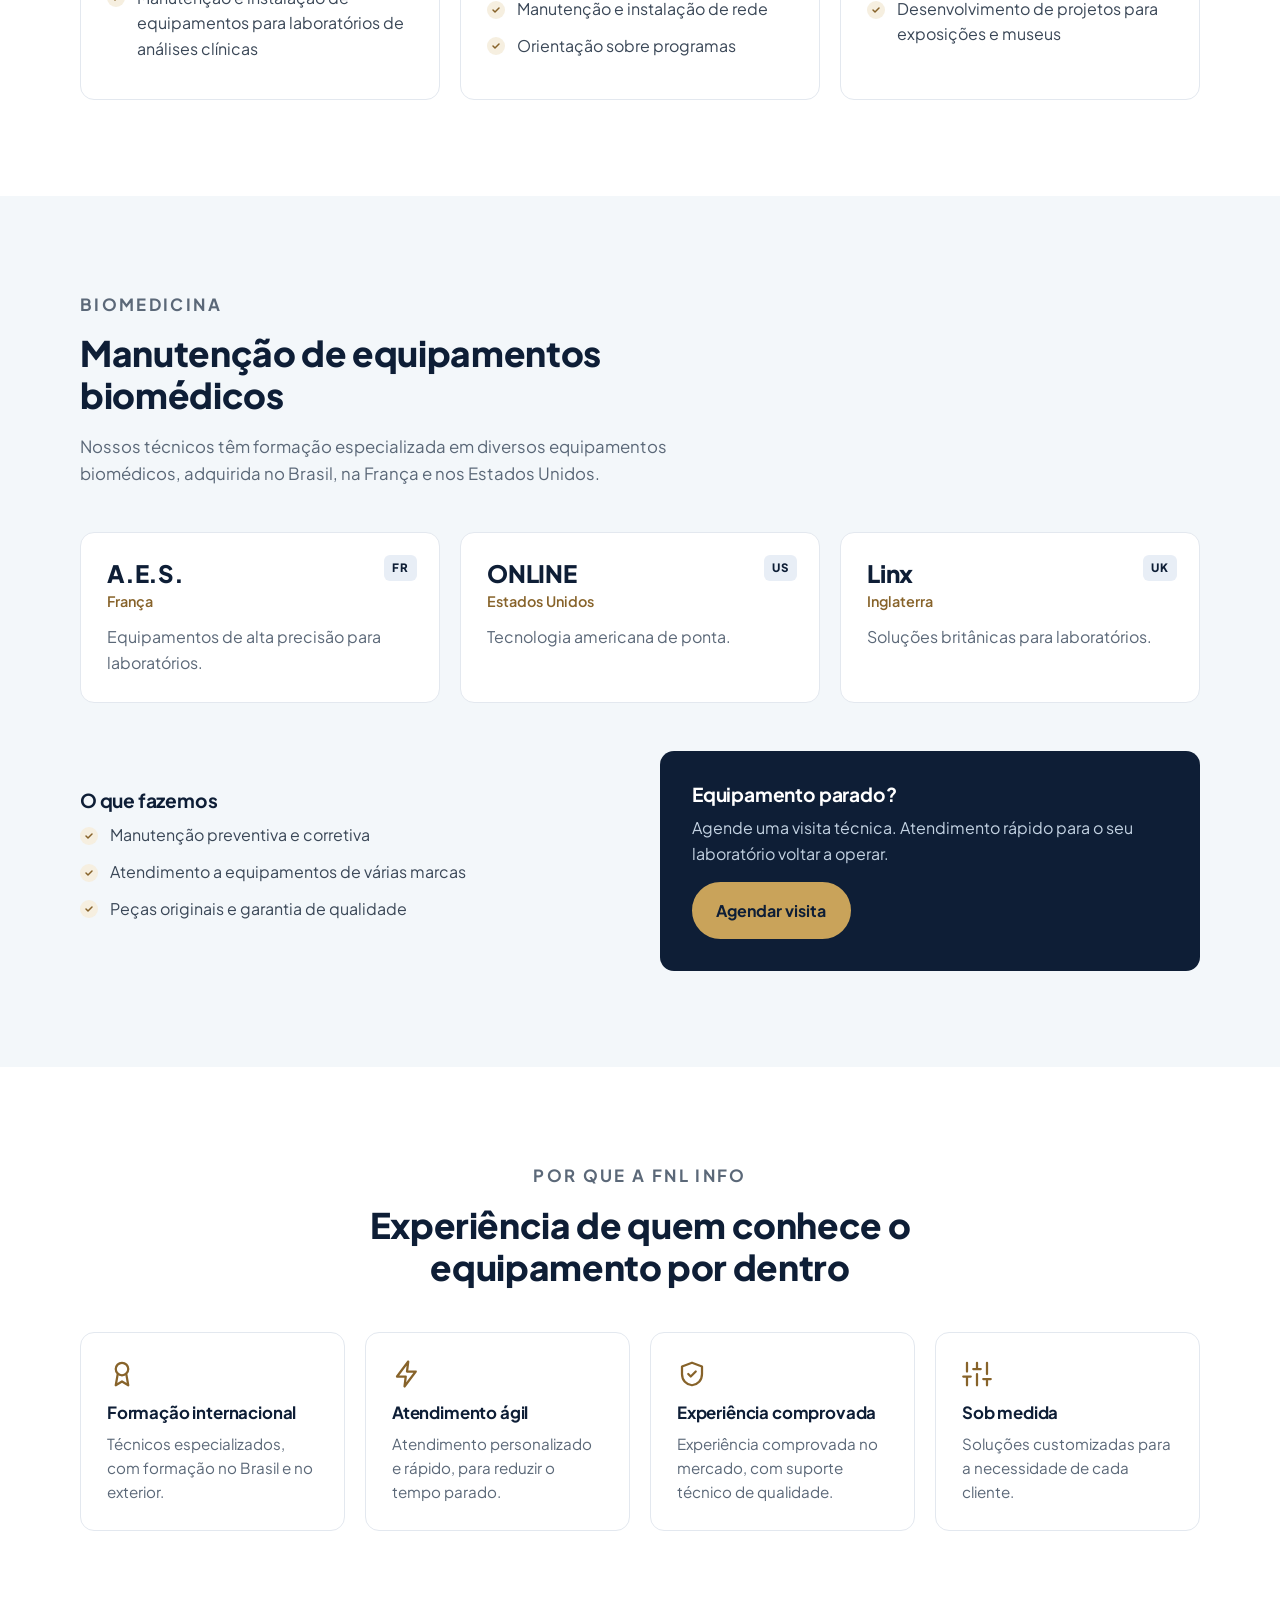
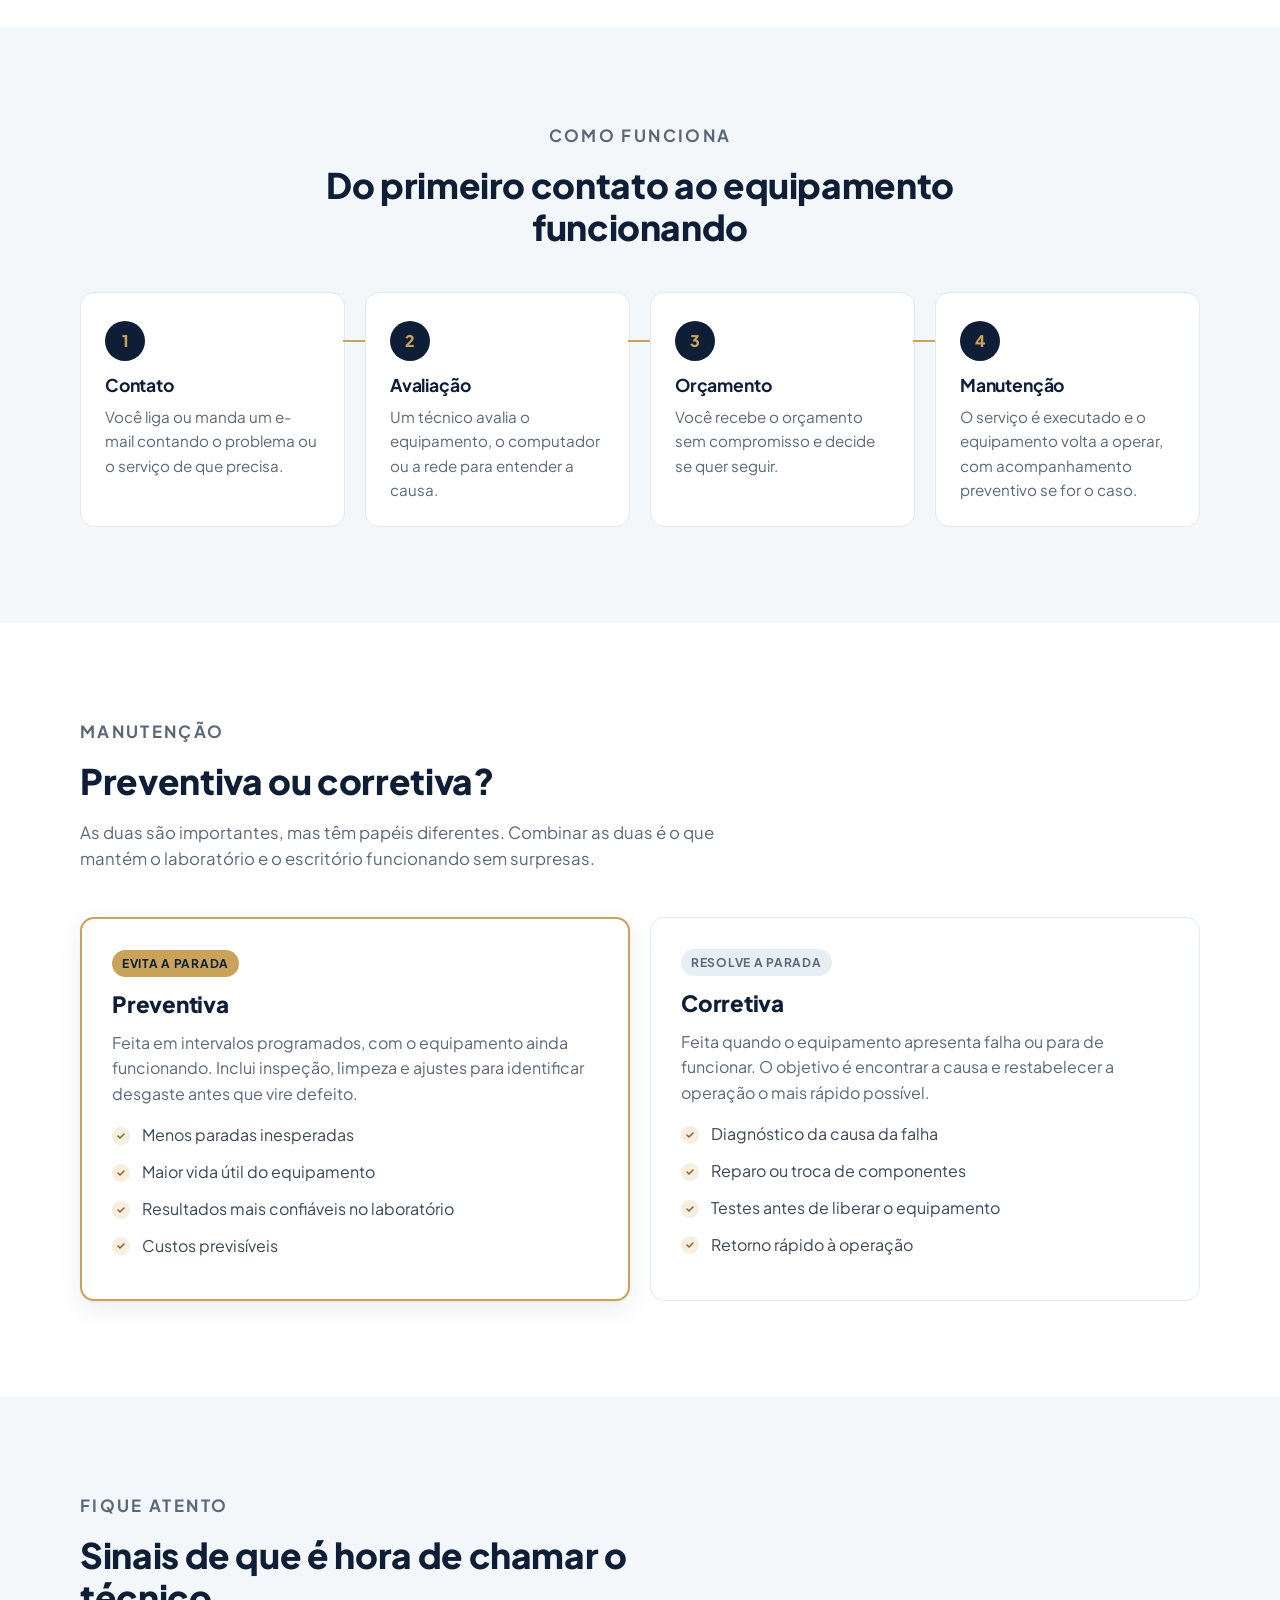
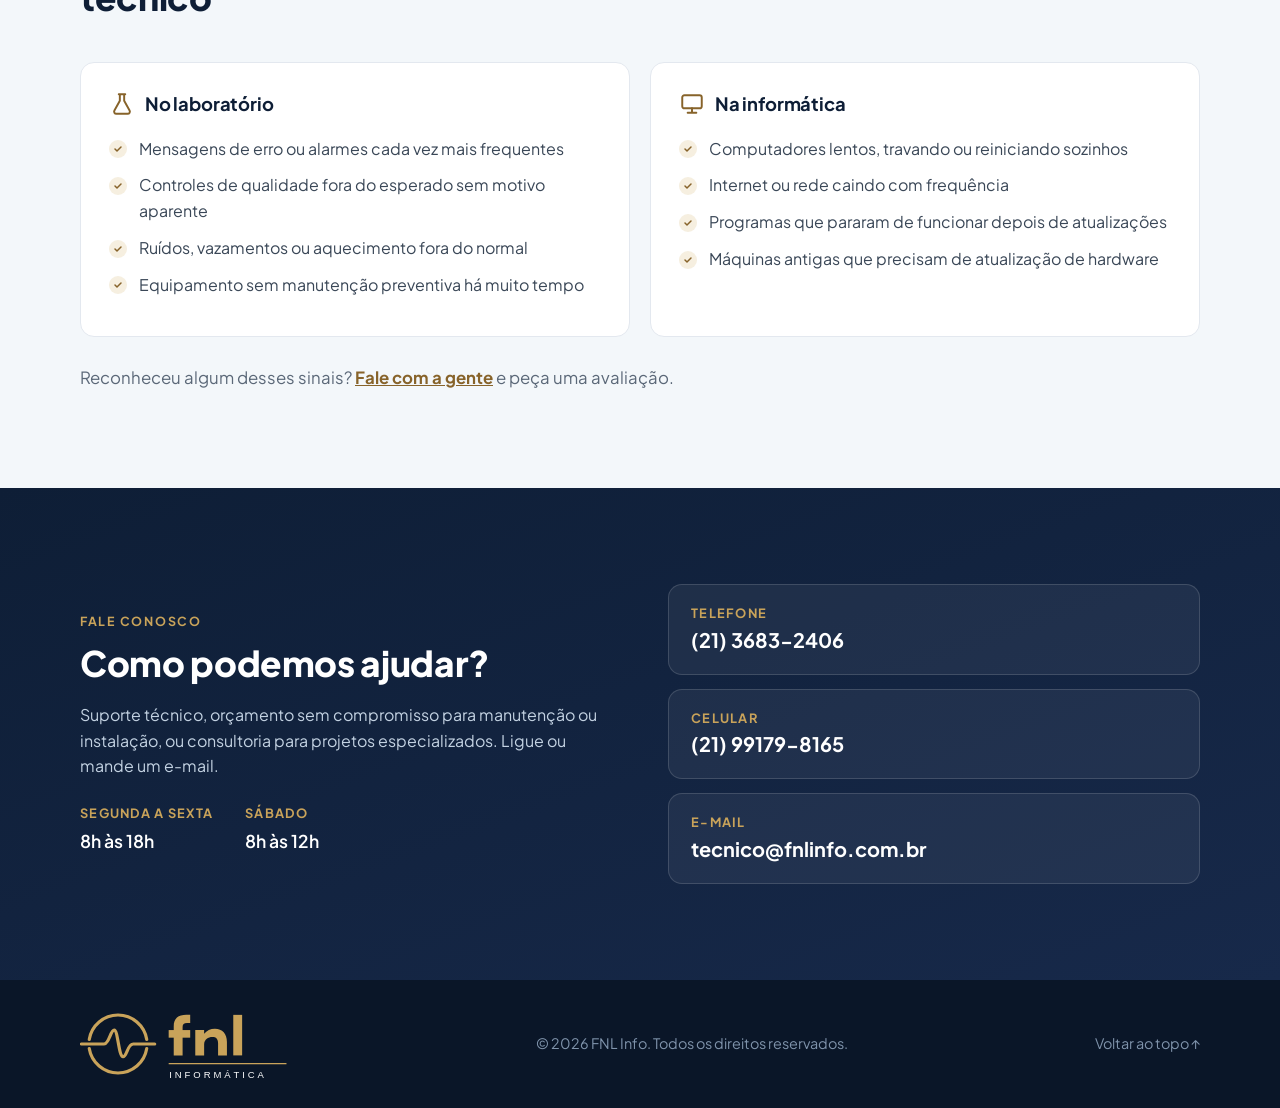
<file: Download.html>
<!doctype html>
<html lang="pt-BR"><head><meta charset="utf-8">
<title>FNL Info</title>
<meta name="robots" content="noindex">
<link rel="canonical" href="./#topo">
<meta http-equiv="refresh" content="0; url=./#topo">
</head><body><p>Esta página mudou. <a href="./#topo">Continuar para o novo site</a>.</p></body></html>
</file>
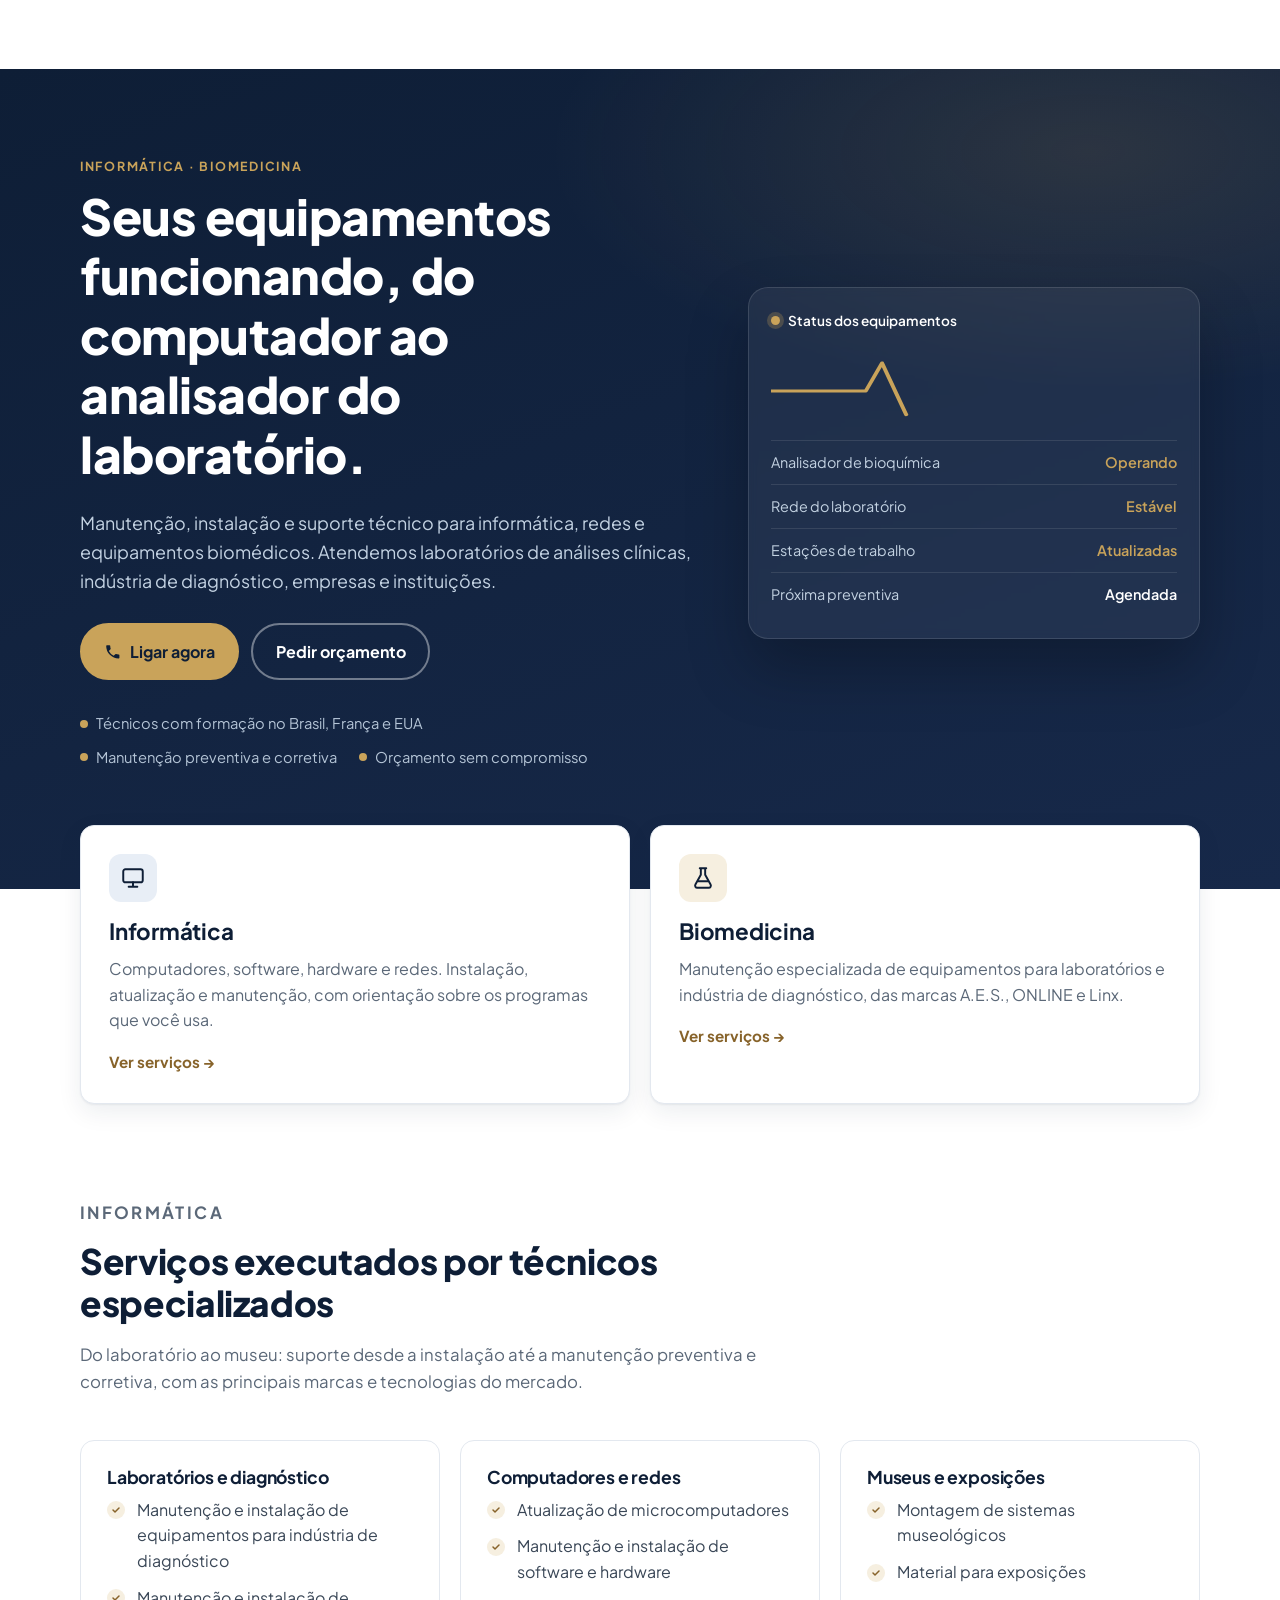
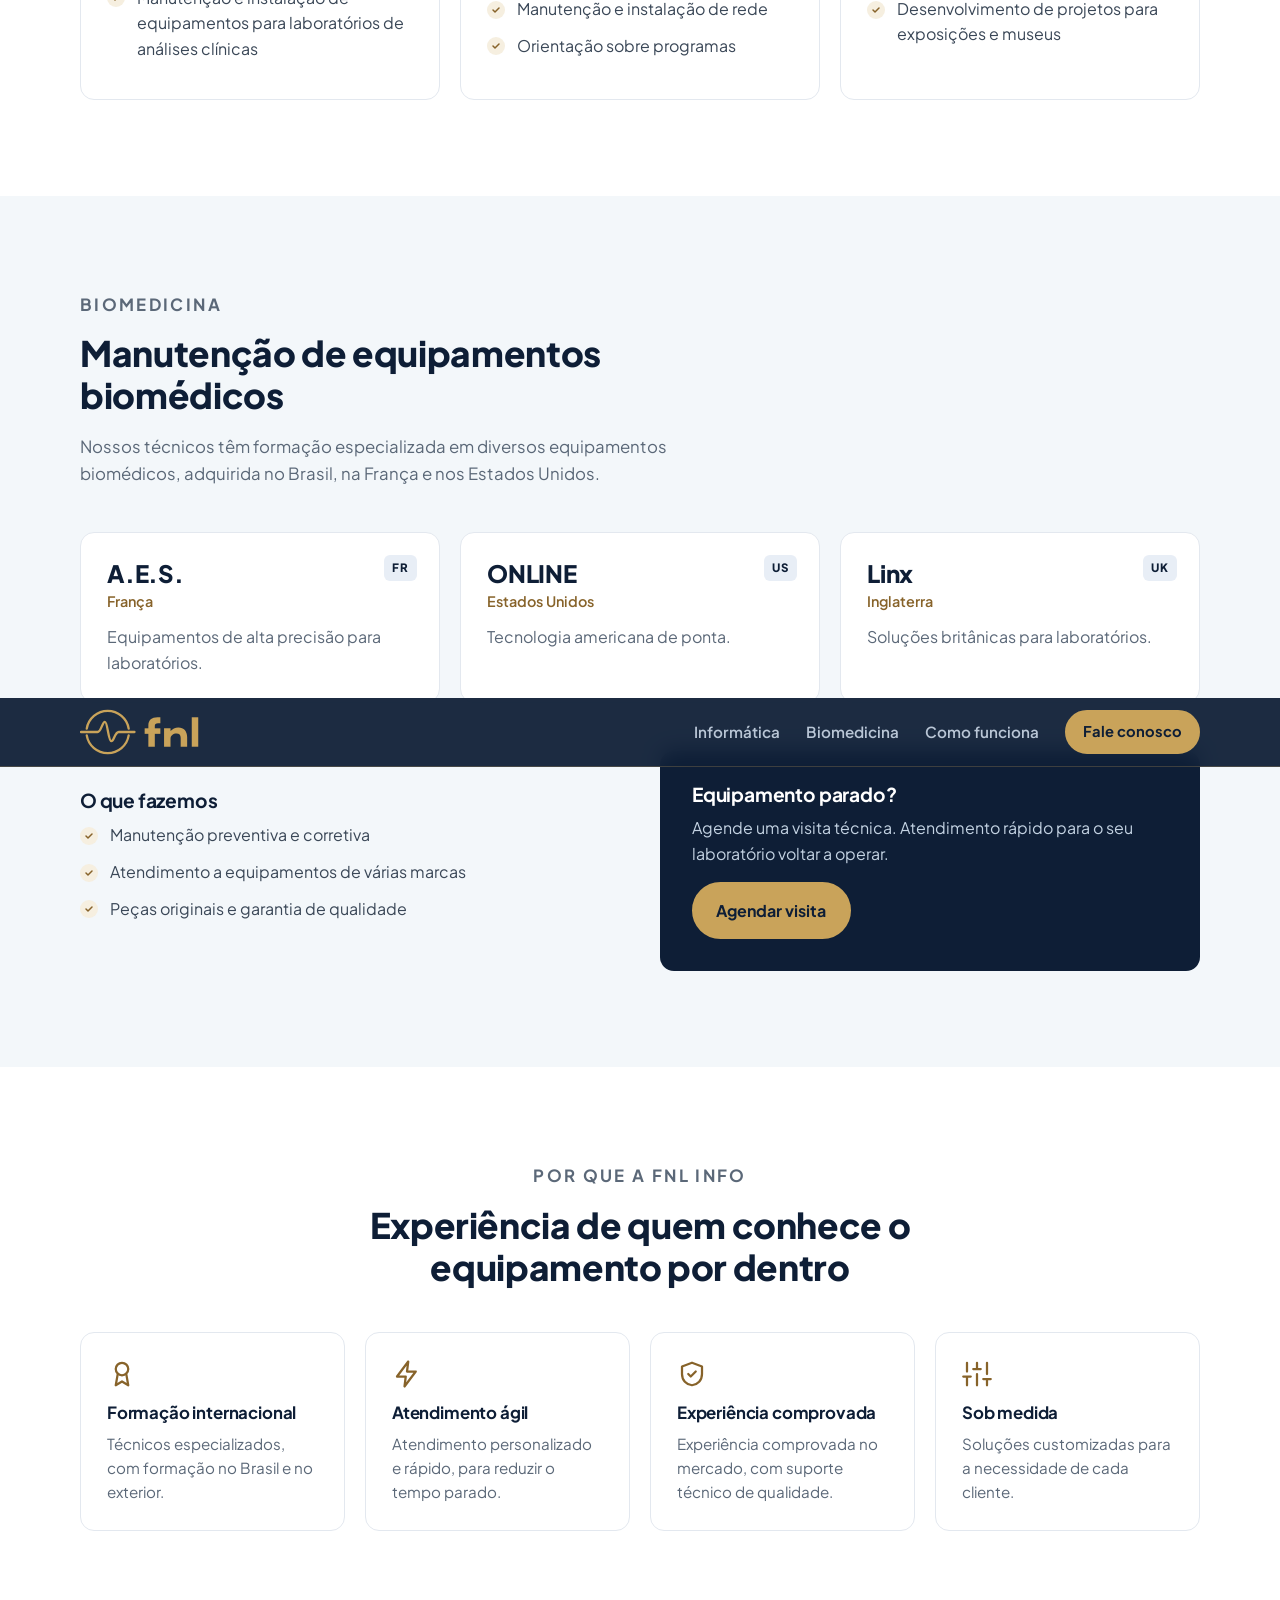
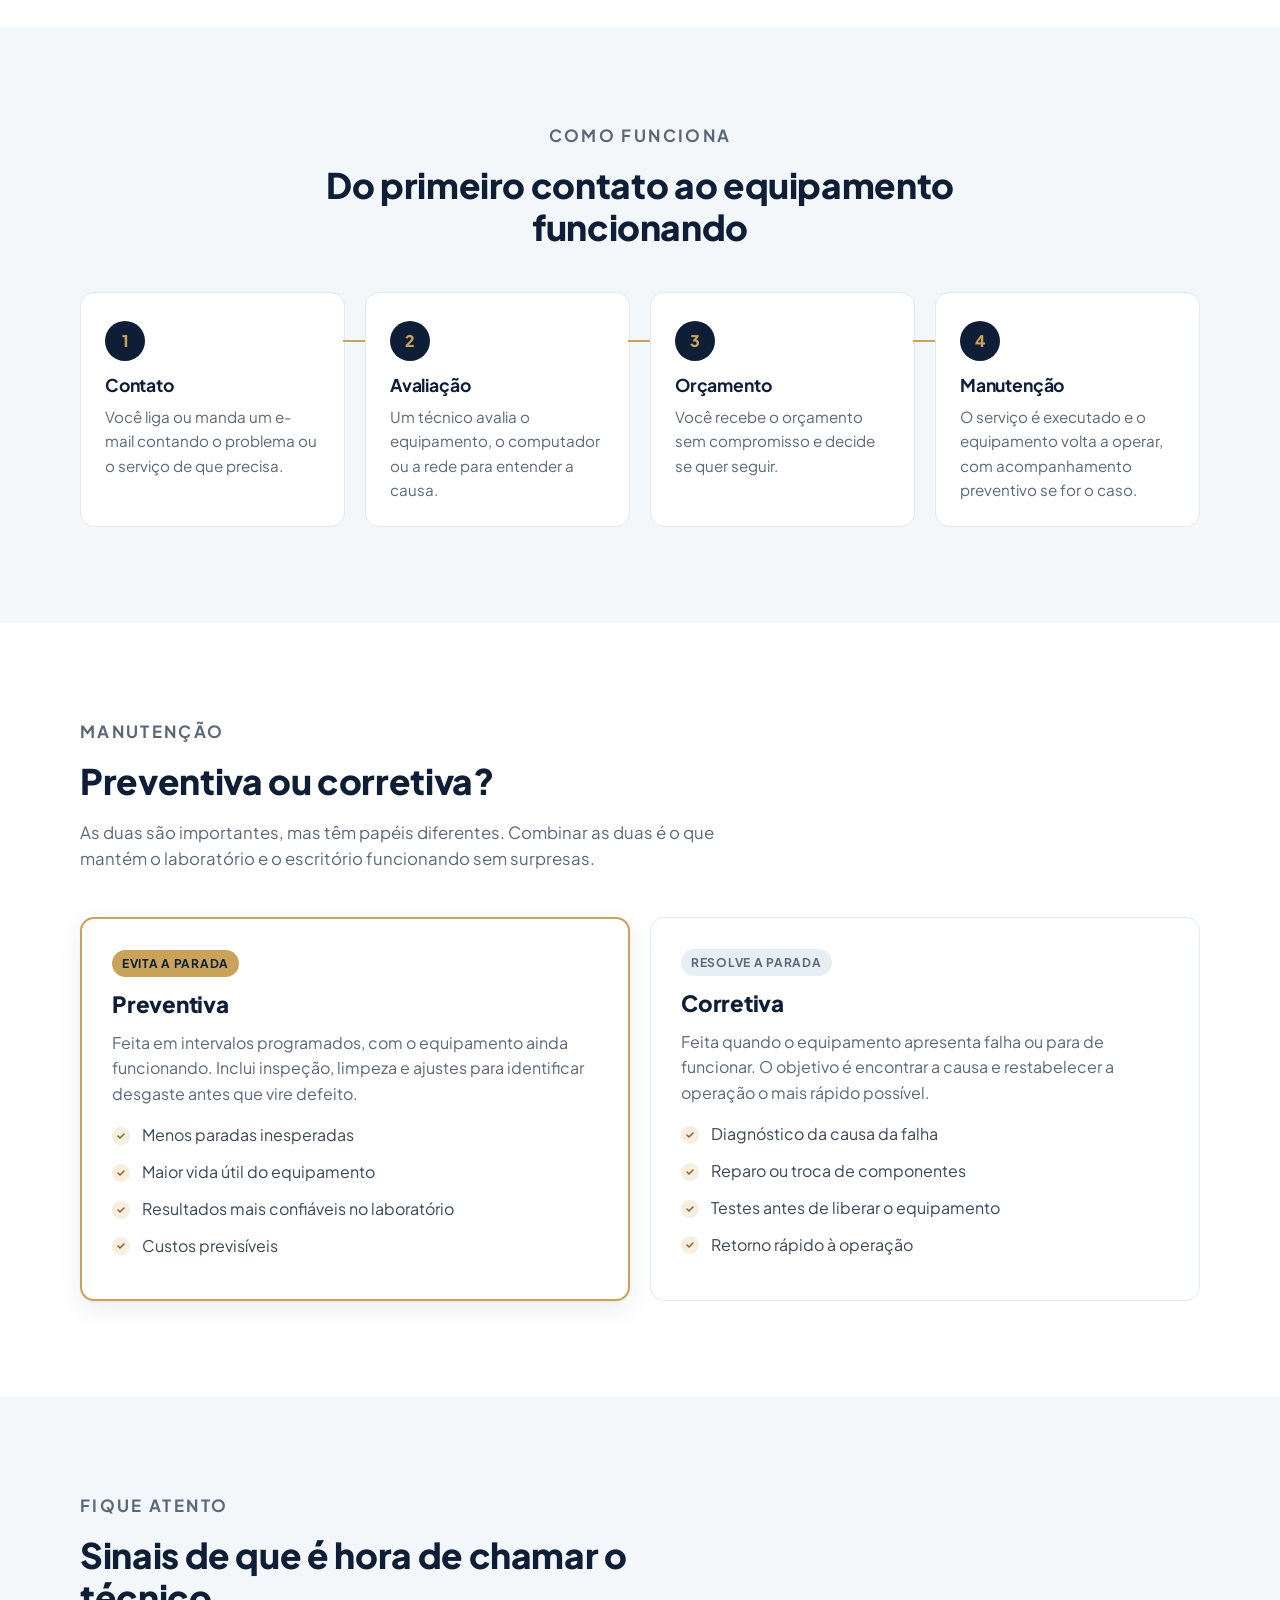
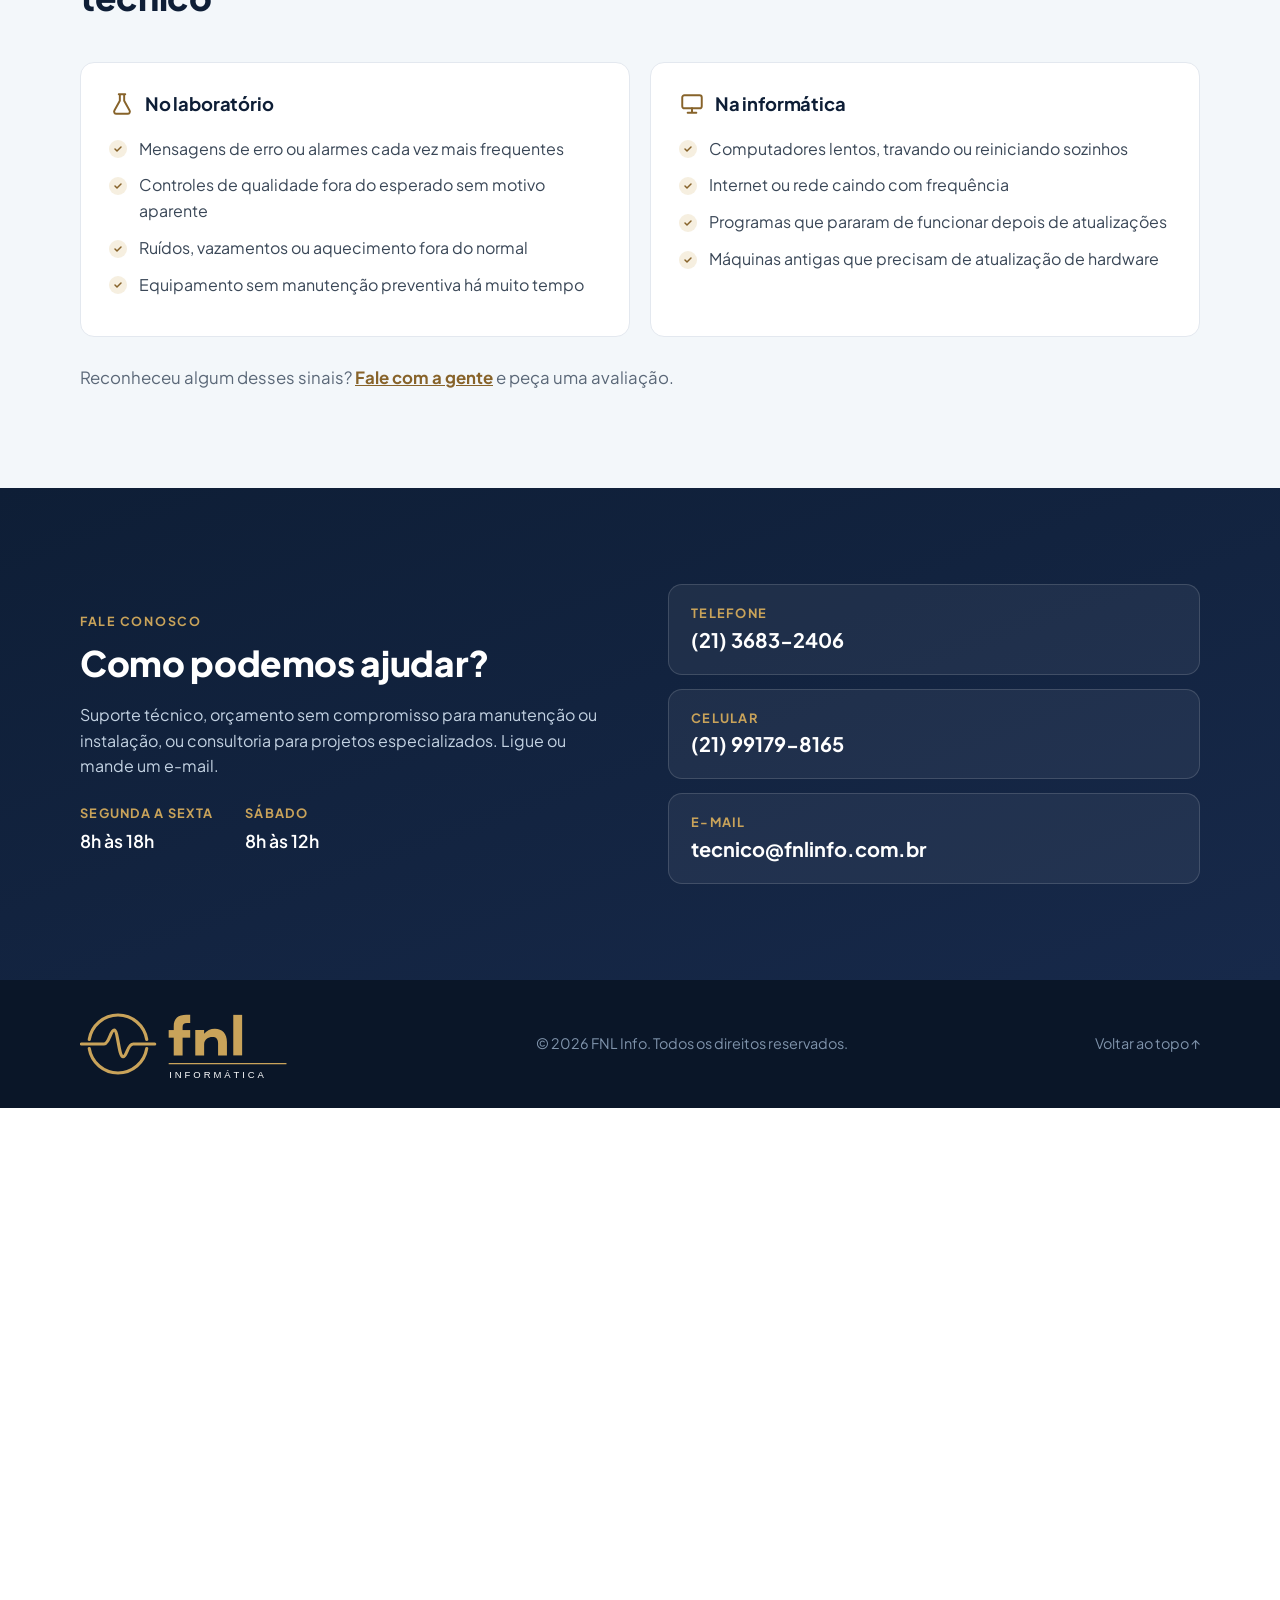
<file: Fale.html>
<!doctype html>
<html lang="pt-BR"><head><meta charset="utf-8">
<title>FNL Info</title>
<meta name="robots" content="noindex">
<link rel="canonical" href="./#contato">
<meta http-equiv="refresh" content="0; url=./#contato">
</head><body><p>Esta página mudou. <a href="./#contato">Continuar para o novo site</a>.</p></body></html>
</file>
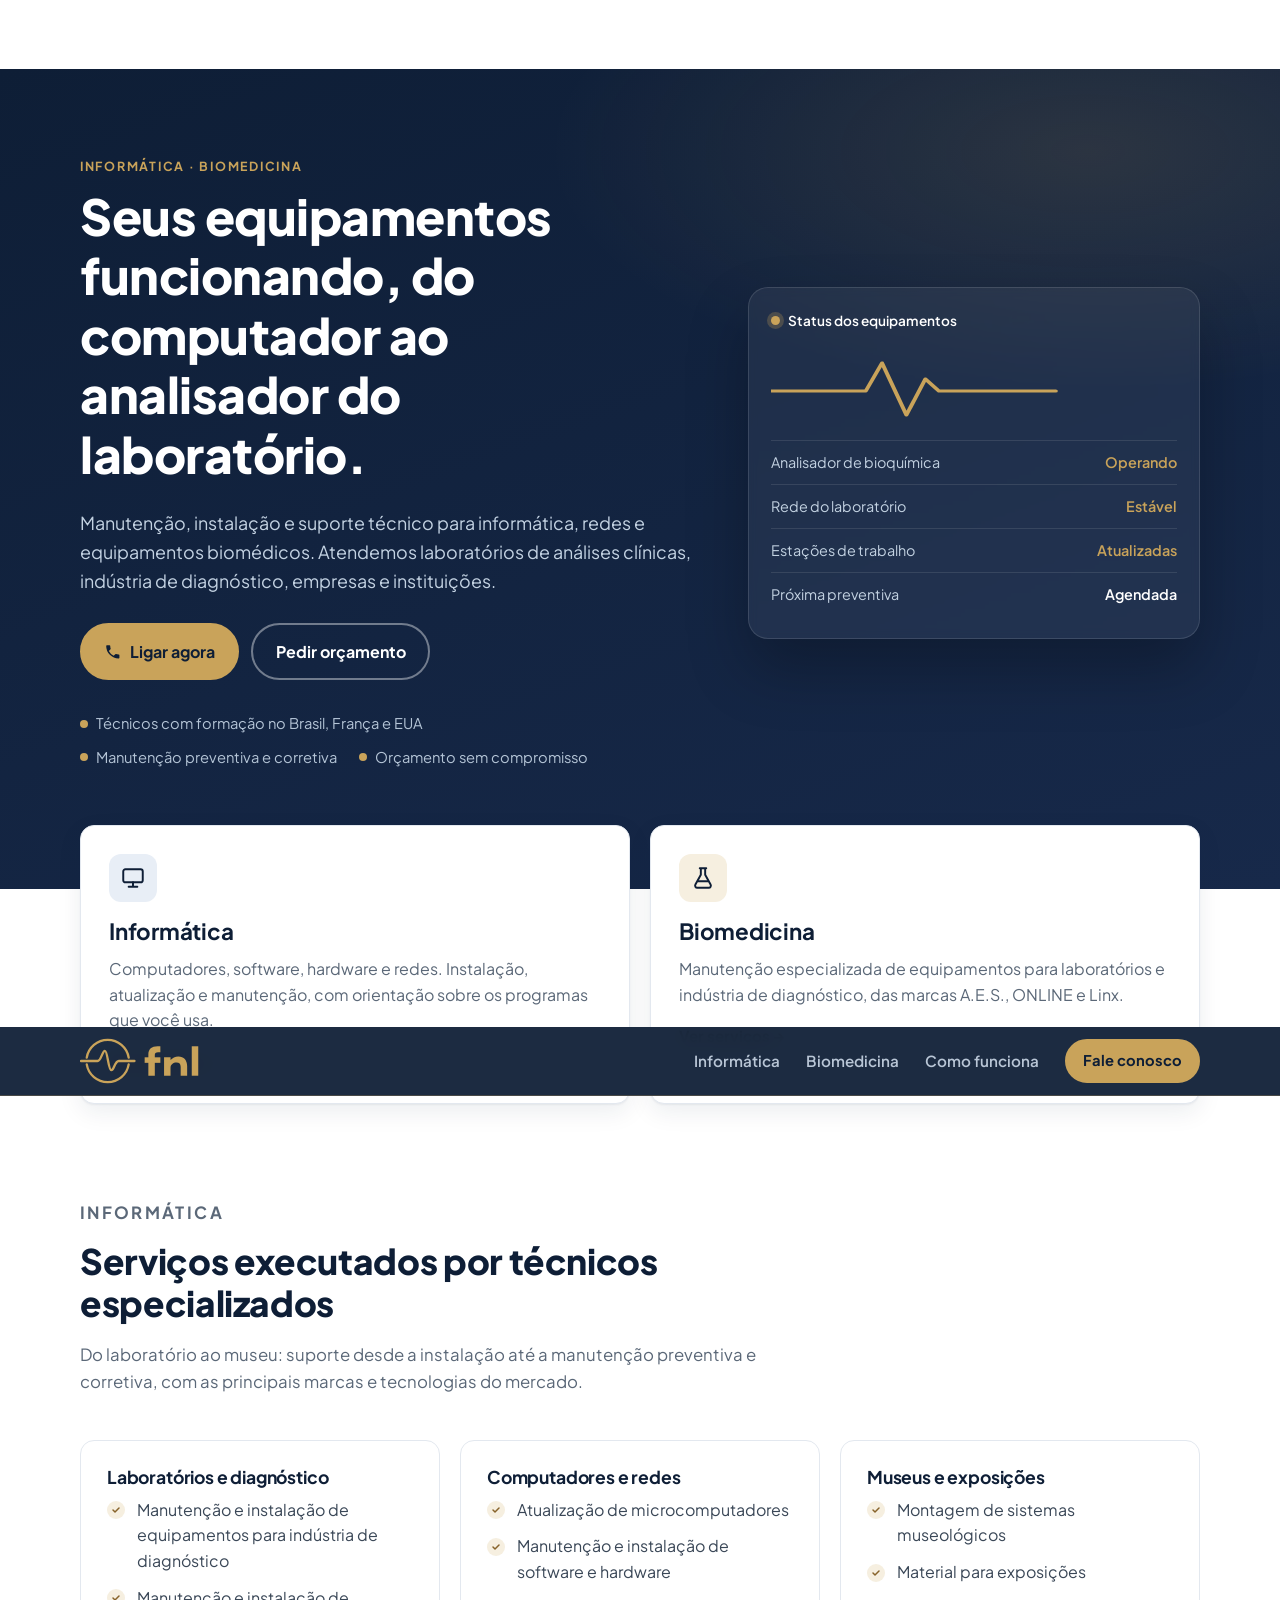
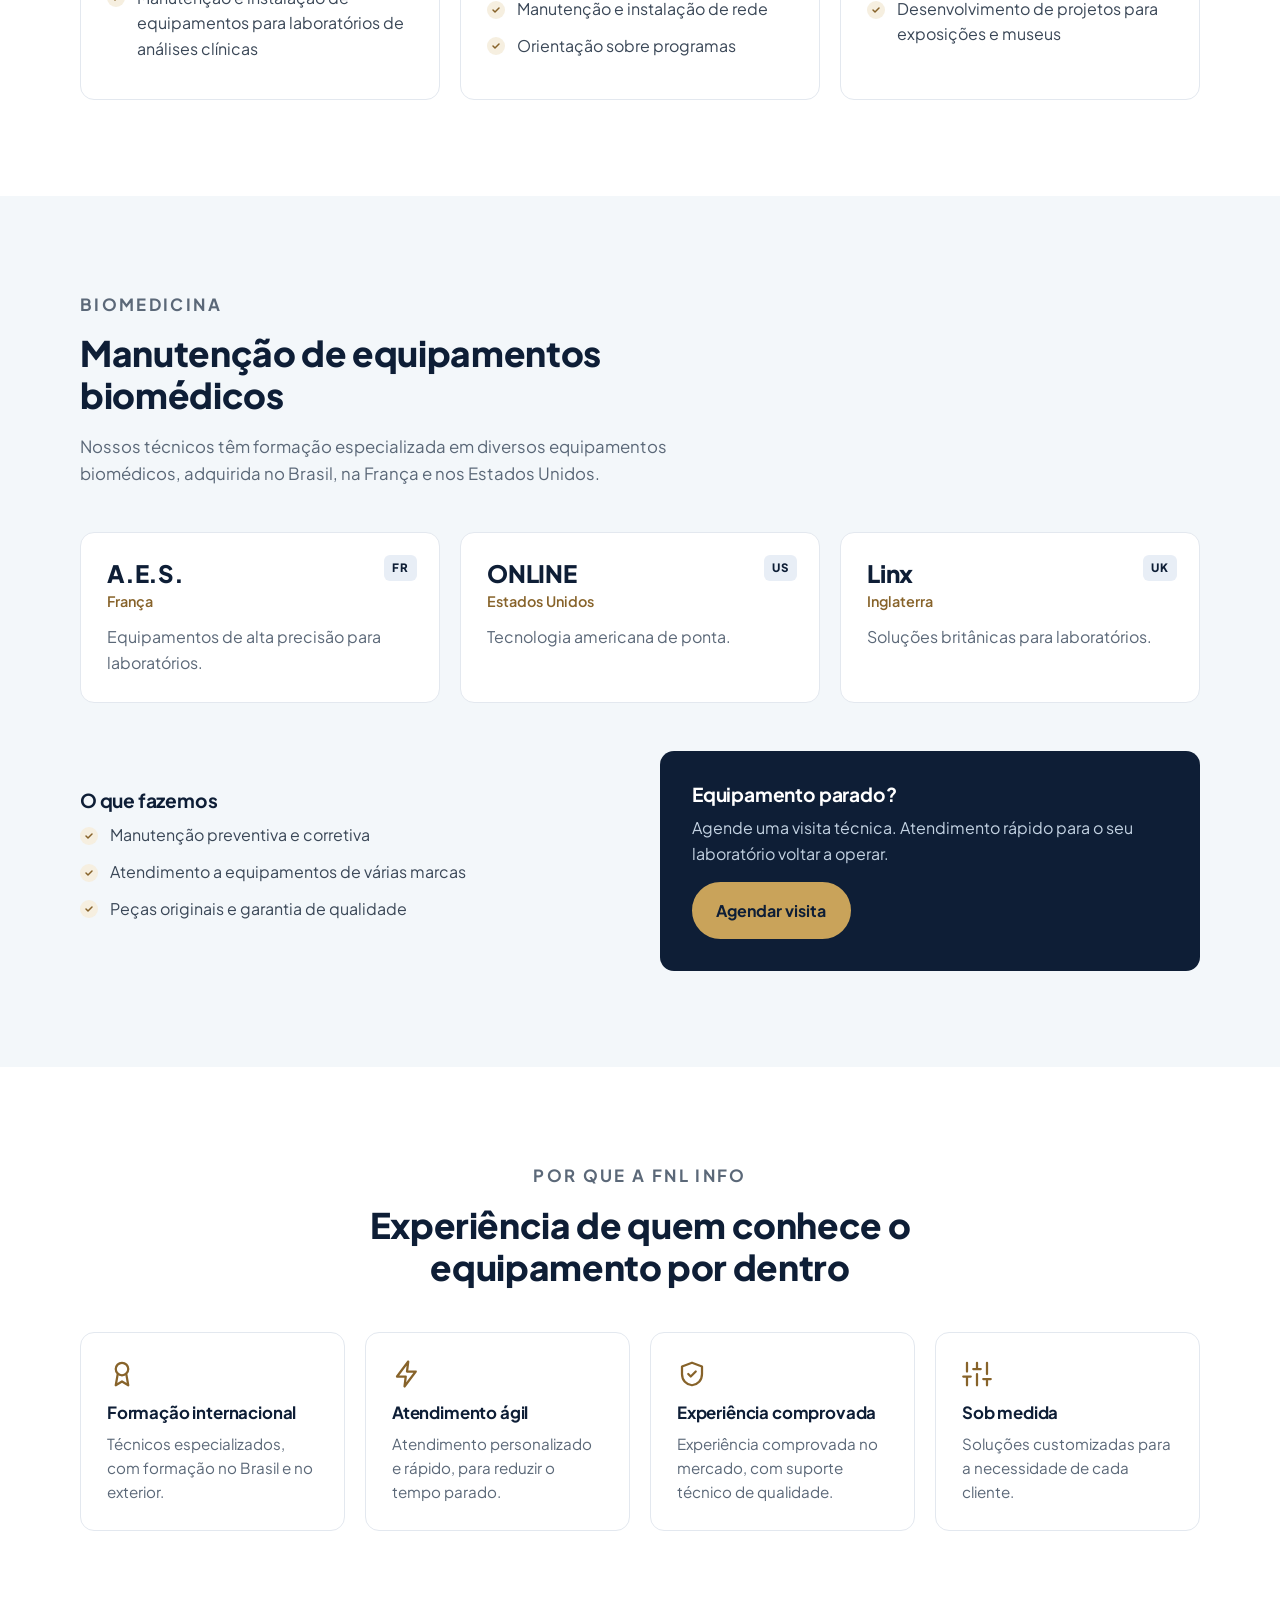
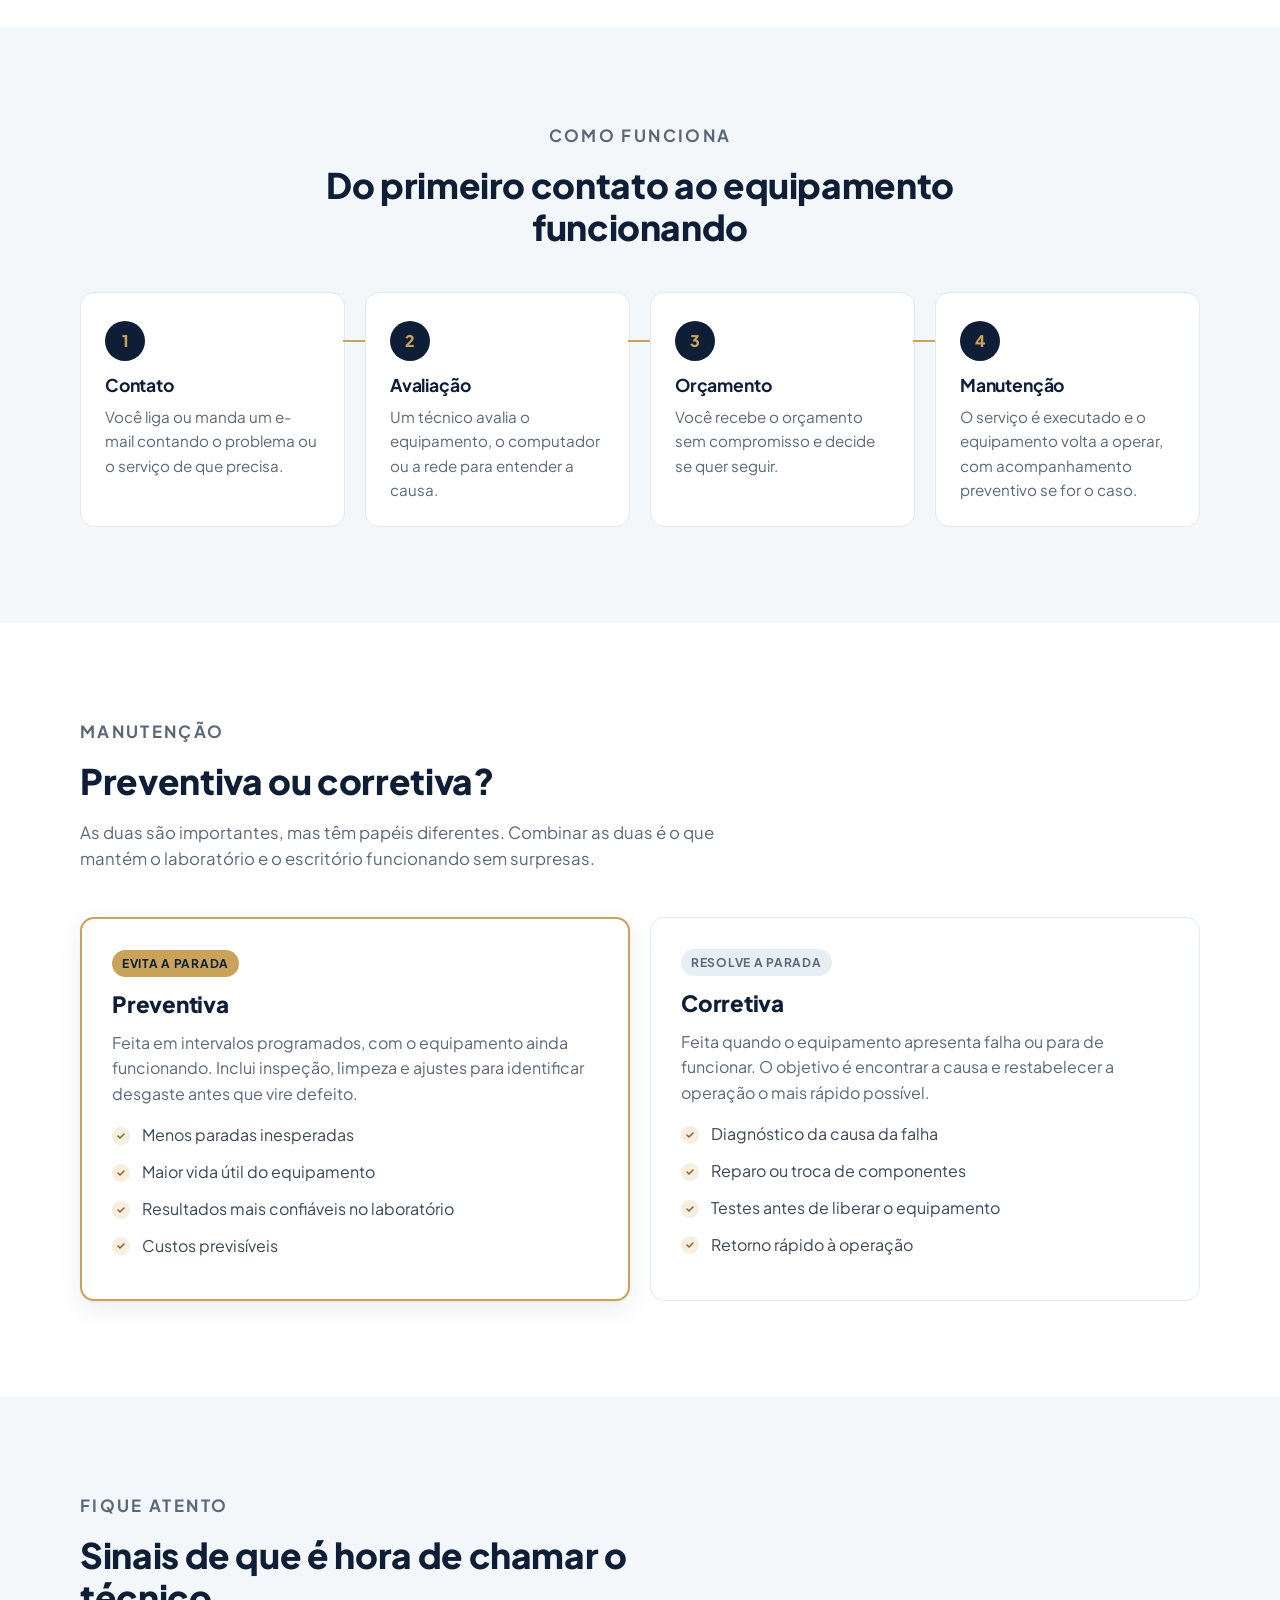
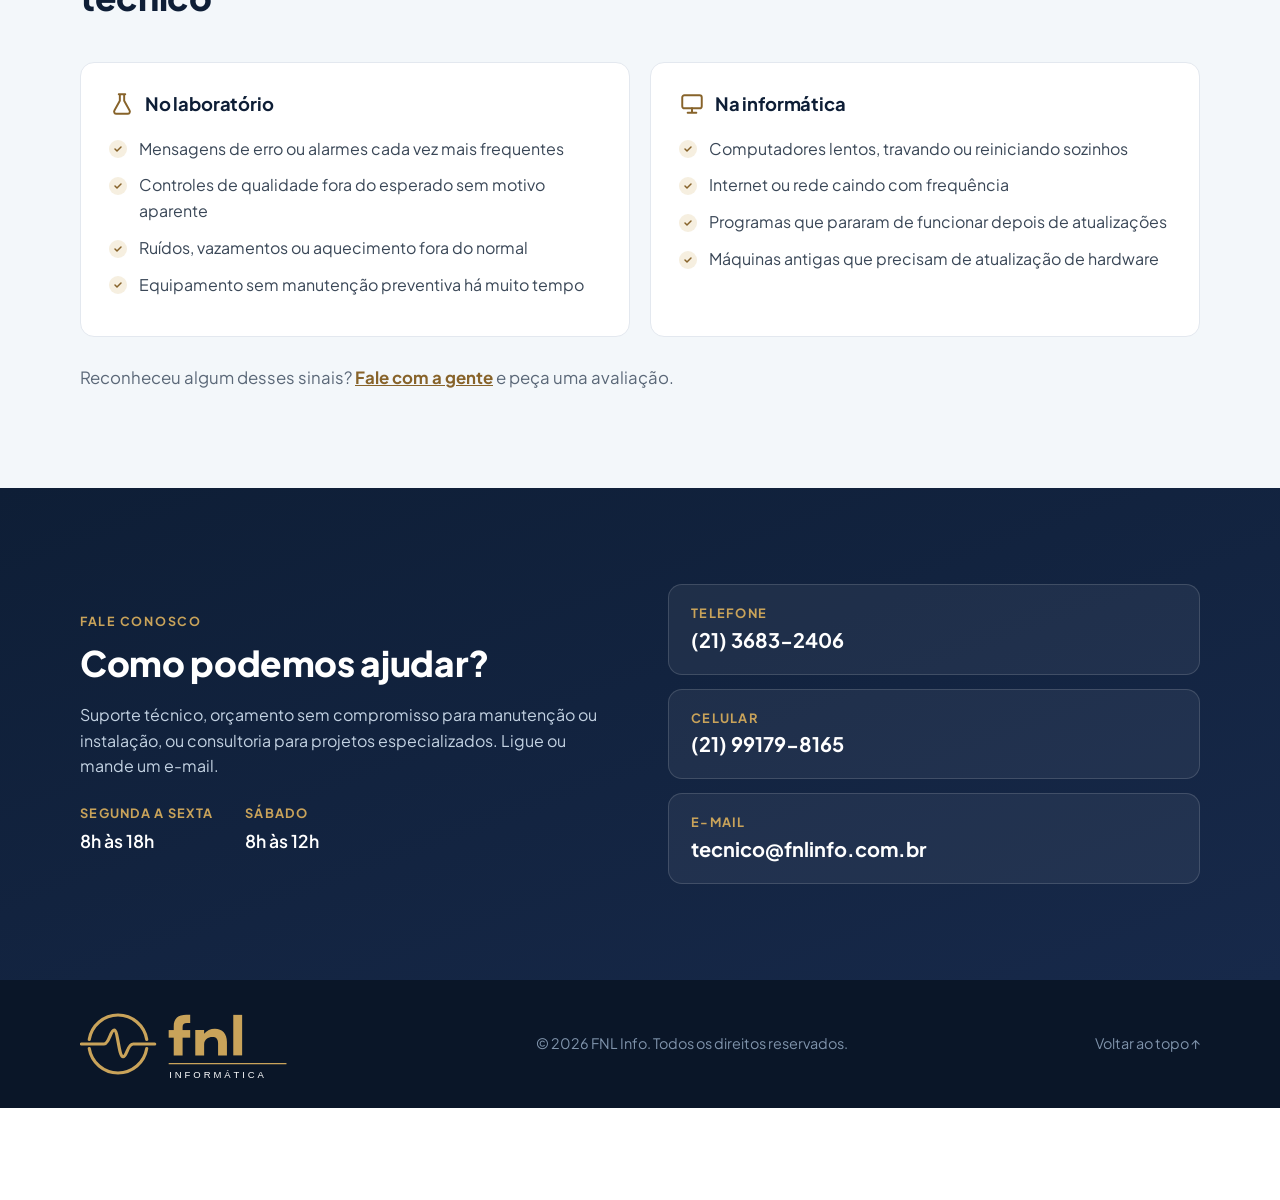
<file: Informatica.html>
<!doctype html>
<html lang="pt-BR"><head><meta charset="utf-8">
<title>FNL Info</title>
<meta name="robots" content="noindex">
<link rel="canonical" href="./#informatica">
<meta http-equiv="refresh" content="0; url=./#informatica">
</head><body><p>Esta página mudou. <a href="./#informatica">Continuar para o novo site</a>.</p></body></html>
</file>
<file: styles.css>
:root {
  --navy: #0e1e36;
  --navy-2: #17294a;
  --gold: #c9a35a;
  --gold-dark: #87632a;
  --gold-tint: #f6efe0;
  --ink: #1a2433;
  --muted: #5b6878;
  --line: #e3e8ef;
  --bg: #ffffff;
  --tint: #f3f7fa;
  --radius: 14px;
  --shadow: 0 1px 2px rgba(11, 37, 69, .06), 0 8px 24px rgba(11, 37, 69, .08);
}

* { box-sizing: border-box; }
html { scroll-behavior: smooth; scroll-padding-top: 76px; }
body {
  margin: 0;
  font-family: "Plus Jakarta Sans", system-ui, -apple-system, "Segoe UI", Roboto, sans-serif;
  color: var(--ink);
  background: var(--bg);
  line-height: 1.6;
  -webkit-font-smoothing: antialiased;
}
img, svg { display: block; }
a { color: inherit; }
h1, h2, h3 { line-height: 1.2; margin: 0 0 .5em; color: var(--navy); letter-spacing: -.01em; }
p { margin: 0 0 1em; }

.wrap { width: min(1120px, 100% - 32px); margin-inline: auto; }

/* ---------- botões ---------- */
.btn {
  display: inline-flex; align-items: center; gap: .5em;
  background: var(--gold); color: var(--navy);
  font-weight: 700; text-decoration: none;
  padding: .85em 1.4em; border-radius: 999px;
  border: 2px solid var(--gold);
  transition: background .15s, transform .15s, box-shadow .15s;
}
.btn:hover { background: var(--gold-dark); border-color: var(--gold-dark); color: #fff; transform: translateY(-1px); }
.btn svg { width: 1.1em; height: 1.1em; fill: currentColor; }
.btn--ghost { background: transparent; color: #fff; border-color: rgba(255,255,255,.4); }
.btn--ghost:hover { background: rgba(255,255,255,.1); border-color: #fff; }
.btn--small { padding: .55em 1.1em; font-size: .92rem; }
.btn:focus-visible, a:focus-visible { outline: 3px solid var(--gold); outline-offset: 3px; }

/* ---------- topo ---------- */
.topbar {
  position: sticky; top: 0; z-index: 10;
  background: rgba(14,30,54,.94);
  backdrop-filter: saturate(160%) blur(10px);
  border-bottom: 1px solid rgba(201,163,90,.25);
}
.topbar__inner { display: flex; align-items: center; justify-content: space-between; height: 68px; gap: 16px; }
.brand { display: flex; align-items: center; gap: 10px; text-decoration: none; }
.brand img { height: 46px; width: auto; }
.nav { display: flex; align-items: center; gap: 26px; font-weight: 600; font-size: .95rem; }
.nav a:not(.btn) { text-decoration: none; color: #b9c6d6; }
.nav a:not(.btn):hover { color: #fff; }

/* ---------- hero ---------- */
.hero {
  background:
    radial-gradient(900px 400px at 85% 10%, rgba(201,163,90,.14), transparent 60%),
    linear-gradient(160deg, var(--navy) 0%, var(--navy-2) 100%);
  color: #dfe8f2;
  padding: 88px 0 120px;
}
.hero__inner { display: grid; grid-template-columns: 1.15fr .85fr; gap: 56px; align-items: center; }
.hero h1 { color: #fff; font-size: clamp(2rem, 4.2vw, 3.1rem); font-weight: 800; }
.lead { font-size: 1.12rem; color: #c3d2e2; max-width: 36em; }
.eyebrow { text-transform: uppercase; letter-spacing: .14em; font-size: .78rem; font-weight: 700; color: var(--gold-dark); margin-bottom: .8em; }
.hero .eyebrow, .eyebrow--light { color: var(--gold); }
.hero__cta { display: flex; flex-wrap: wrap; gap: 12px; margin: 28px 0 32px; }
.hero__trust { list-style: none; padding: 0; margin: 0; display: flex; flex-wrap: wrap; gap: 10px 22px; font-size: .92rem; color: #b4c4d6; }
.hero__trust li { display: flex; align-items: center; gap: 8px; }
.hero__trust li::before { content: ""; width: 8px; height: 8px; border-radius: 50%; background: var(--gold); }

.pulse-card {
  background: rgba(255,255,255,.06);
  border: 1px solid rgba(255,255,255,.12);
  border-radius: 20px; padding: 22px;
  box-shadow: 0 30px 60px rgba(0,0,0,.25);
  backdrop-filter: blur(4px);
}
.pulse-card__head { display: flex; align-items: center; gap: 8px; font-size: .85rem; font-weight: 600; color: #fff; }
.dot { width: 9px; height: 9px; border-radius: 50%; display: inline-block; }
.dot--ok { background: var(--gold); box-shadow: 0 0 0 4px rgba(201,163,90,.25); }
.pulse-card__line { width: 100%; height: 80px; margin: 14px 0; }
.pulse-card__line path { stroke-dasharray: 420; stroke-dashoffset: 420; animation: draw 2.6s ease-out forwards; }
@keyframes draw { to { stroke-dashoffset: 0; } }
.pulse-card__list { list-style: none; margin: 0; padding: 0; font-size: .9rem; }
.pulse-card__list li { display: flex; justify-content: space-between; gap: 12px; padding: 10px 0; border-top: 1px solid rgba(255,255,255,.1); color: #c3d2e2; }
.pulse-card__list b { color: #fff; font-weight: 600; }
.pulse-card__list b.ok { color: var(--gold); }

/* ---------- áreas ---------- */
.areas { margin-top: -64px; position: relative; }
.areas__grid { display: grid; grid-template-columns: 1fr 1fr; gap: 20px; }
.area {
  display: block; text-decoration: none;
  background: #fff; border: 1px solid var(--line); border-radius: var(--radius);
  padding: 28px; box-shadow: var(--shadow);
  transition: transform .15s, box-shadow .15s, border-color .15s;
}
.area:hover { transform: translateY(-3px); border-color: var(--gold); }
.area h2 { font-size: 1.4rem; }
.area p { color: var(--muted); }
.area__icon { display: inline-grid; place-items: center; width: 48px; height: 48px; border-radius: 12px; background: #e8eef6; margin-bottom: 16px; }
.area__icon--gold { background: var(--gold-tint); }
.area__icon svg { width: 26px; height: 26px; fill: none; stroke: var(--navy); stroke-width: 1.8; stroke-linecap: round; stroke-linejoin: round; }
.area__more { font-weight: 700; color: var(--gold-dark); font-size: .95rem; }

/* ---------- seções ---------- */
.section { padding: 96px 0; }
.section--tint { background: var(--tint); }
.section__head { max-width: 680px; margin-bottom: 44px; }
.section__head--center { margin-inline: auto; text-align: center; }
.section__head h2 { font-size: clamp(1.6rem, 3vw, 2.2rem); font-weight: 800; }
.section__head p { color: var(--muted); font-size: 1.05rem; }

.cols3 { display: grid; grid-template-columns: repeat(3, 1fr); gap: 20px; }
.card { background: #fff; border: 1px solid var(--line); border-radius: var(--radius); padding: 26px; }
.card h3 { font-size: 1.1rem; }

.checks { list-style: none; padding: 0; margin: 0; }
.checks li { position: relative; padding-left: 30px; margin: 0 0 .7em; color: #3a4757; }
.checks li::before {
  content: ""; position: absolute; left: 0; top: .3em;
  width: 18px; height: 18px; border-radius: 50%;
  background: #f6efe0 url("data:image/svg+xml,%3Csvg xmlns='http://www.w3.org/2000/svg' viewBox='0 0 24 24'%3E%3Cpath d='m6 12 4 4 8-8' fill='none' stroke='%2387632a' stroke-width='3' stroke-linecap='round' stroke-linejoin='round'/%3E%3C/svg%3E") center / 12px no-repeat;
}

.brands { display: grid; grid-template-columns: repeat(3, 1fr); gap: 20px; margin-bottom: 48px; }
.brand-card { background: #fff; border-radius: var(--radius); padding: 26px; border: 1px solid var(--line); position: relative; }
.brand-card h3 { font-size: 1.5rem; font-weight: 800; margin-bottom: .1em; }
.brand-card__origin { color: var(--gold-dark); font-weight: 600; font-size: .9rem; margin-bottom: .8em; }
.brand-card p:last-child { color: var(--muted); margin: 0; }
.flag { position: absolute; top: 22px; right: 22px; font-size: .72rem; font-weight: 800; letter-spacing: .08em; color: var(--navy); background: #e8eef6; padding: 4px 8px; border-radius: 6px; }

.split { display: grid; grid-template-columns: 1fr 1fr; gap: 40px; align-items: center; }
.split h3 { font-size: 1.2rem; }
.callout { background: var(--navy); color: #c3d2e2; border-radius: var(--radius); padding: 32px; }
.callout h3 { color: #fff; }

.features { display: grid; grid-template-columns: repeat(4, 1fr); gap: 20px; }
.feature { padding: 26px; border-radius: var(--radius); border: 1px solid var(--line); }
.feature svg { width: 30px; height: 30px; fill: none; stroke: var(--gold-dark); stroke-width: 1.8; stroke-linecap: round; stroke-linejoin: round; margin-bottom: 14px; }
.feature h3 { font-size: 1.05rem; }
.feature p { color: var(--muted); font-size: .95rem; margin: 0; }

/* ---------- como funciona ---------- */
.steps { list-style: none; padding: 0; margin: 0; display: grid; grid-template-columns: repeat(4, 1fr); gap: 20px; counter-reset: s; }
.step { position: relative; background: #fff; border: 1px solid var(--line); border-radius: var(--radius); padding: 28px 24px 24px; }
.step__num {
  display: inline-grid; place-items: center; width: 40px; height: 40px; border-radius: 50%;
  background: var(--navy); color: var(--gold); font-weight: 800; margin-bottom: 14px;
}
.step h3 { font-size: 1.1rem; }
.step p { color: var(--muted); font-size: .95rem; margin: 0; }
.step:not(:last-child)::after {
  content: ""; position: absolute; top: 47px; right: -21px; width: 22px; height: 2px; background: var(--gold);
}

/* ---------- preventiva x corretiva ---------- */
.compare { display: grid; grid-template-columns: 1fr 1fr; gap: 20px; }
.compare__item { border: 1px solid var(--line); border-radius: var(--radius); padding: 30px; background: #fff; }
.compare__item--featured { border: 2px solid var(--gold); box-shadow: var(--shadow); }
.compare__item h3 { font-size: 1.4rem; font-weight: 800; }
.compare__item > p { color: var(--muted); }
.tag { display: inline-block; font-size: .75rem; font-weight: 700; letter-spacing: .06em; text-transform: uppercase; color: var(--navy); background: var(--gold); padding: 4px 10px; border-radius: 999px; margin-bottom: 14px; }
.tag--muted { background: #e8eef6; color: var(--muted); }

/* ---------- sinais ---------- */
.signs { display: grid; grid-template-columns: 1fr 1fr; gap: 20px; }
.signs__col { background: #fff; border: 1px solid var(--line); border-radius: var(--radius); padding: 28px; }
.signs__col h3 { display: flex; align-items: center; gap: 10px; font-size: 1.15rem; margin-bottom: 1em; }
.signs__col h3 svg { width: 26px; height: 26px; fill: none; stroke: var(--gold-dark); stroke-width: 1.8; stroke-linecap: round; stroke-linejoin: round; }
.signs__cta { margin: 28px 0 0; font-size: 1.05rem; color: var(--muted); }
.signs__cta a { color: var(--gold-dark); font-weight: 700; }

/* ---------- contato ---------- */
.contact { background: linear-gradient(160deg, var(--navy) 0%, var(--navy-2) 100%); color: #c3d2e2; }
.contact h2 { color: #fff; font-size: clamp(1.6rem, 3vw, 2.2rem); font-weight: 800; }
.contact__inner { display: grid; grid-template-columns: 1fr 1fr; gap: 56px; align-items: center; }
.hours { display: flex; gap: 32px; margin: 24px 0 0; }
.hours dt { font-size: .8rem; text-transform: uppercase; letter-spacing: .1em; color: var(--gold); font-weight: 700; }
.hours dd { margin: 4px 0 0; color: #fff; font-weight: 600; font-size: 1.1rem; }
.contact__cards { display: grid; gap: 14px; }
.ccard {
  display: flex; flex-direction: column; text-decoration: none;
  background: rgba(255,255,255,.06); border: 1px solid rgba(255,255,255,.14);
  border-radius: var(--radius); padding: 18px 22px;
  transition: background .15s, border-color .15s;
}
.ccard:hover { background: rgba(201,163,90,.12); border-color: var(--gold); }
.ccard__label { font-size: .8rem; text-transform: uppercase; letter-spacing: .1em; color: var(--gold); font-weight: 700; }
.ccard__value { color: #fff; font-size: 1.25rem; font-weight: 700; word-break: break-word; }

/* ---------- rodapé ---------- */
.footer { background: #0a1628; color: #7f93ab; font-size: .9rem; padding: 26px 0; }
.footer__inner { display: flex; justify-content: space-between; align-items: center; flex-wrap: wrap; gap: 16px 24px; }
.footer__logo { height: 76px; width: auto; }
.footer a { text-decoration: none; }
.footer a:hover { color: #fff; }

/* ---------- responsivo ---------- */
@media (max-width: 960px) {
  .hero__inner, .contact__inner, .split { grid-template-columns: 1fr; }
  .hero__art { max-width: 460px; }
  .cols3, .brands, .compare, .signs { grid-template-columns: 1fr; }
  .features, .steps { grid-template-columns: 1fr 1fr; }
  .step::after { display: none; }
}
@media (max-width: 680px) {
  .nav a:not(.btn) { display: none; }
  .hero { padding: 56px 0 100px; }
  .areas__grid, .features, .steps { grid-template-columns: 1fr; }
  .section { padding: 72px 0; }
  .hours { gap: 24px; }
}
@media (prefers-reduced-motion: reduce) {
  html { scroll-behavior: auto; }
  .pulse-card__line path { animation: none; stroke-dashoffset: 0; }
  .btn, .area { transition: none; }
}
</file>
